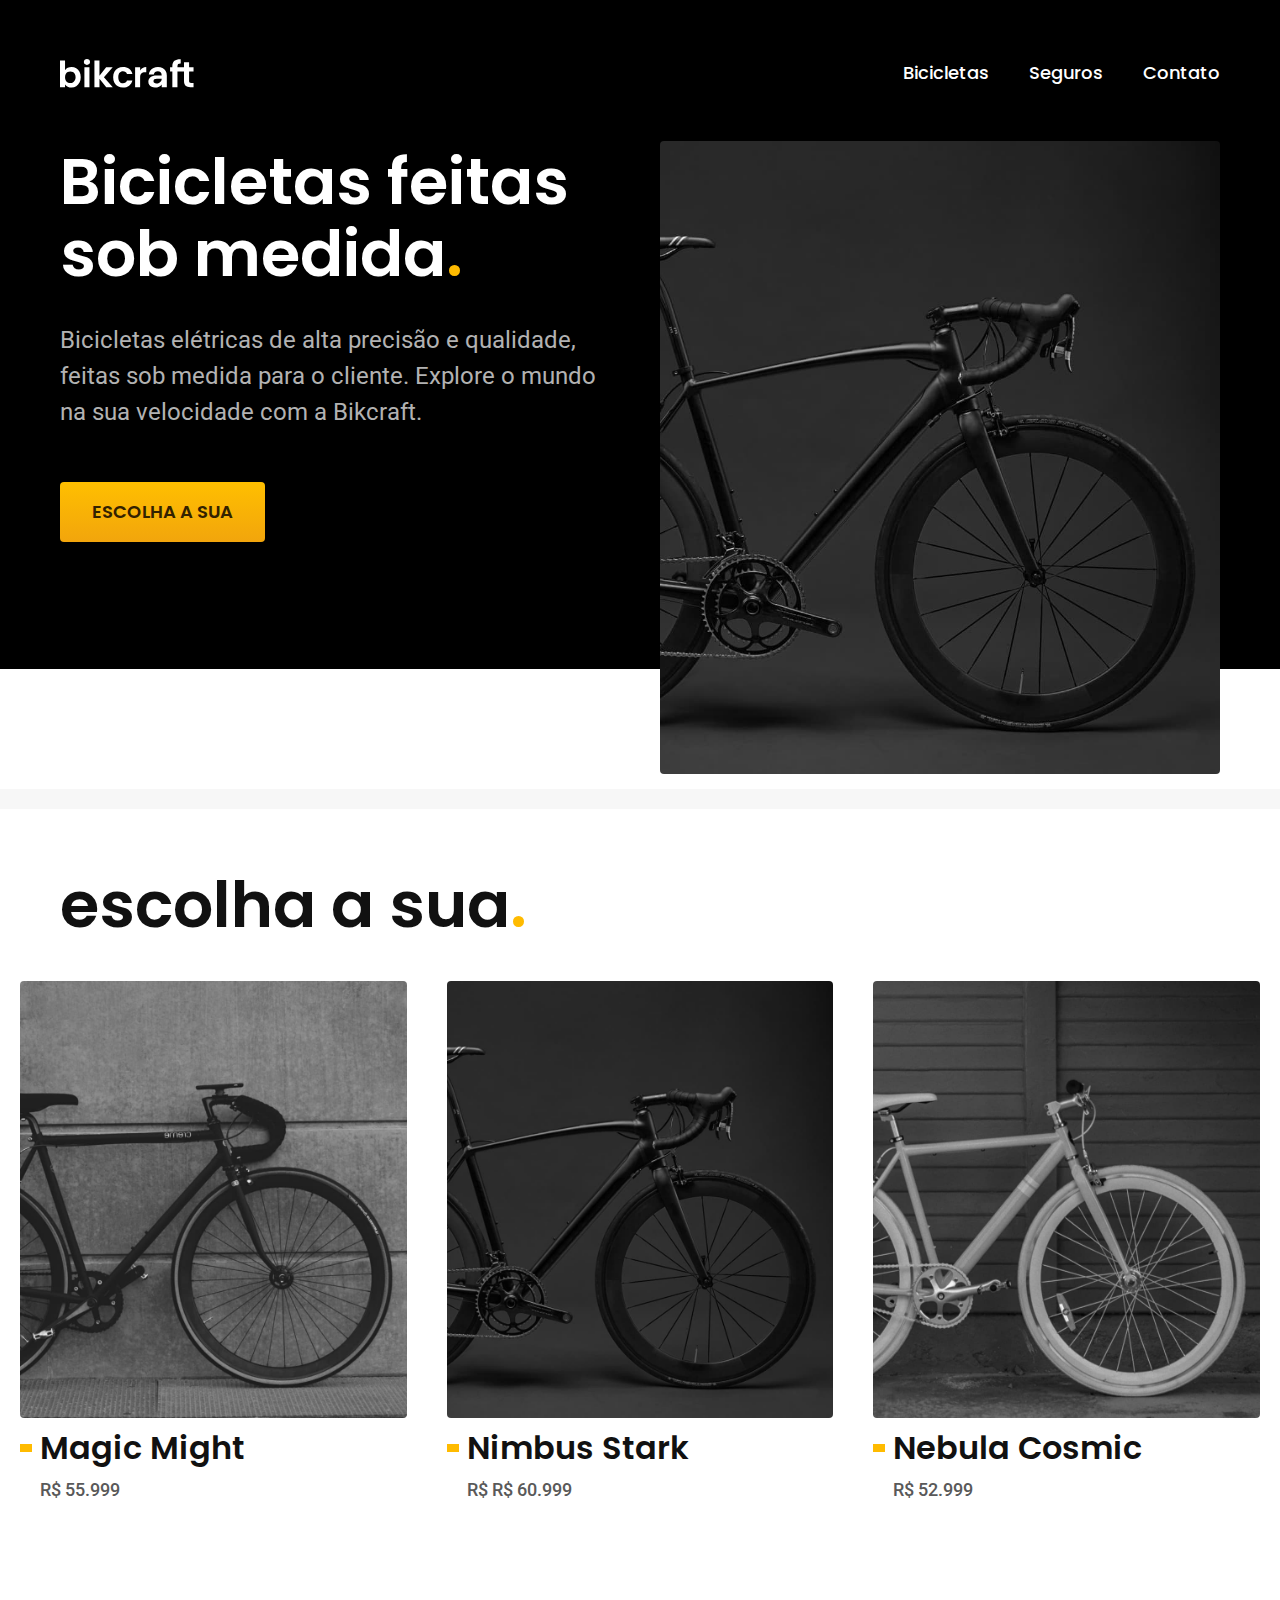
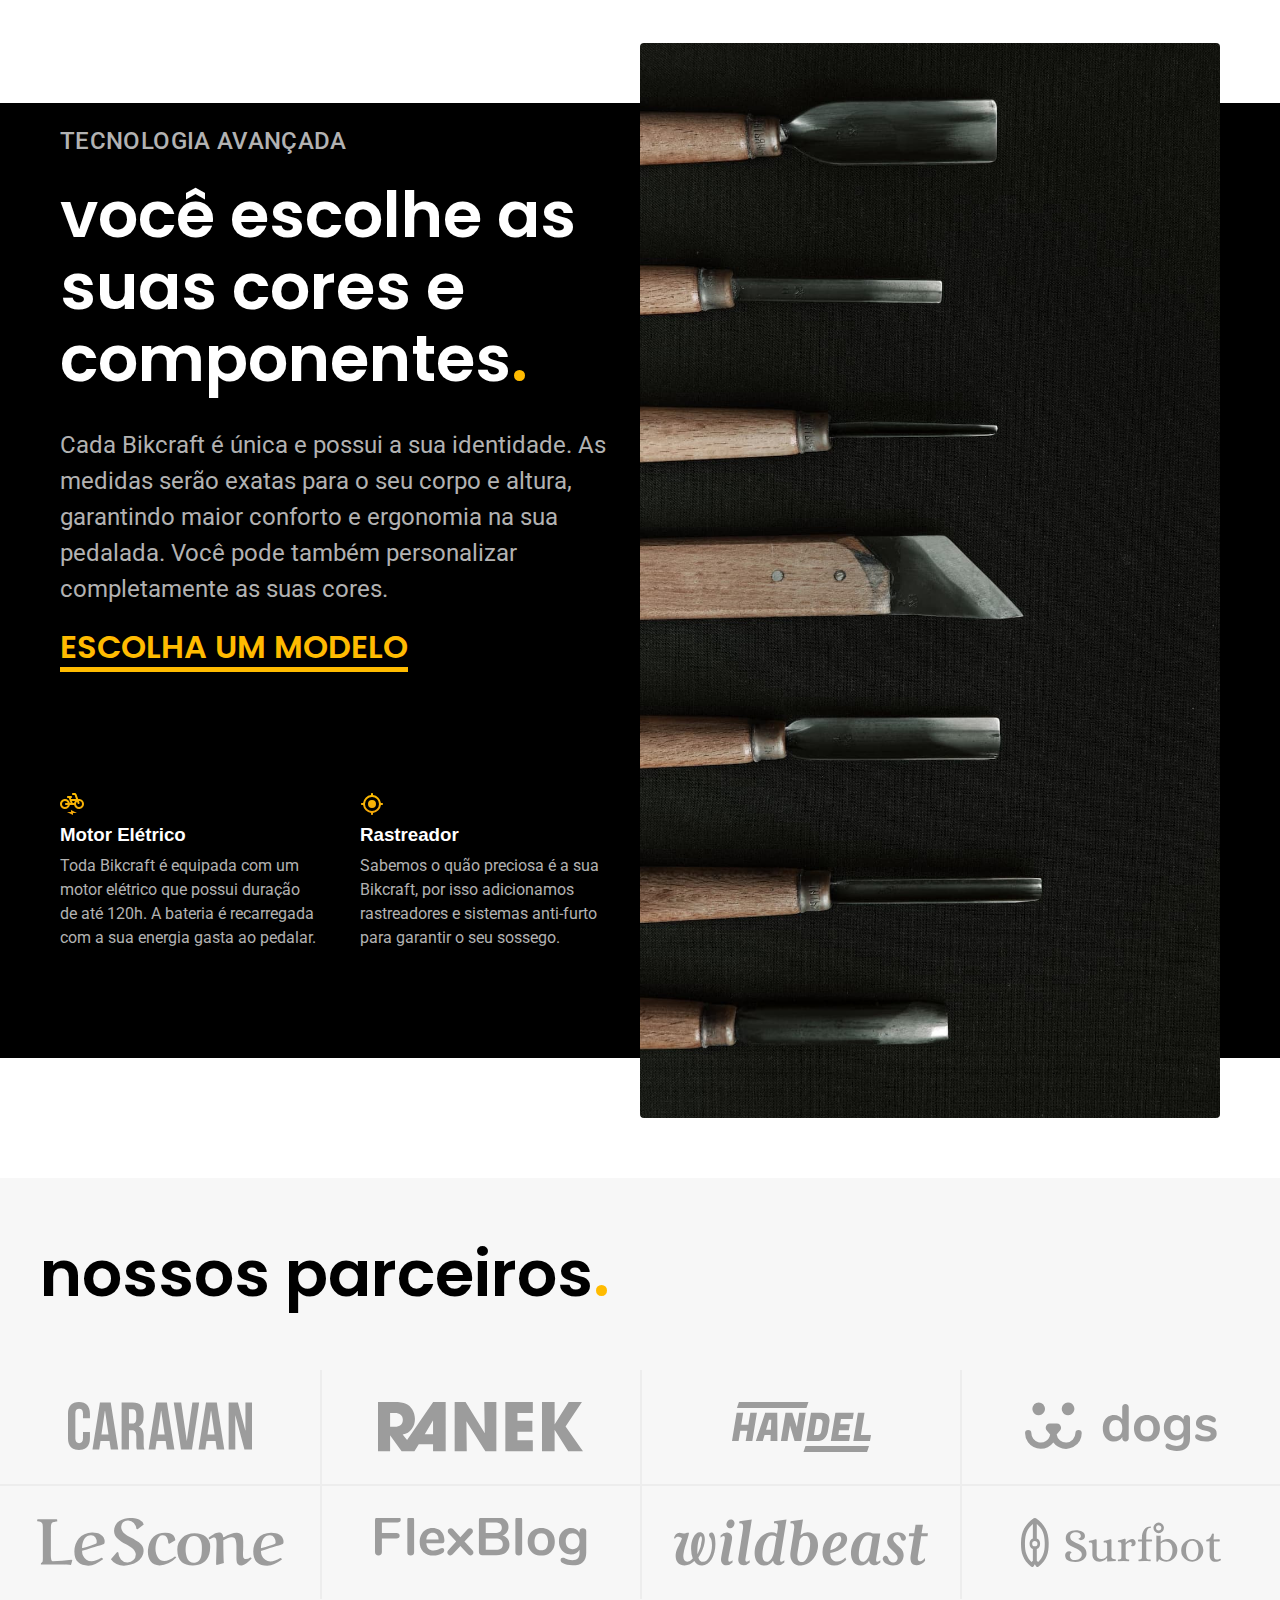
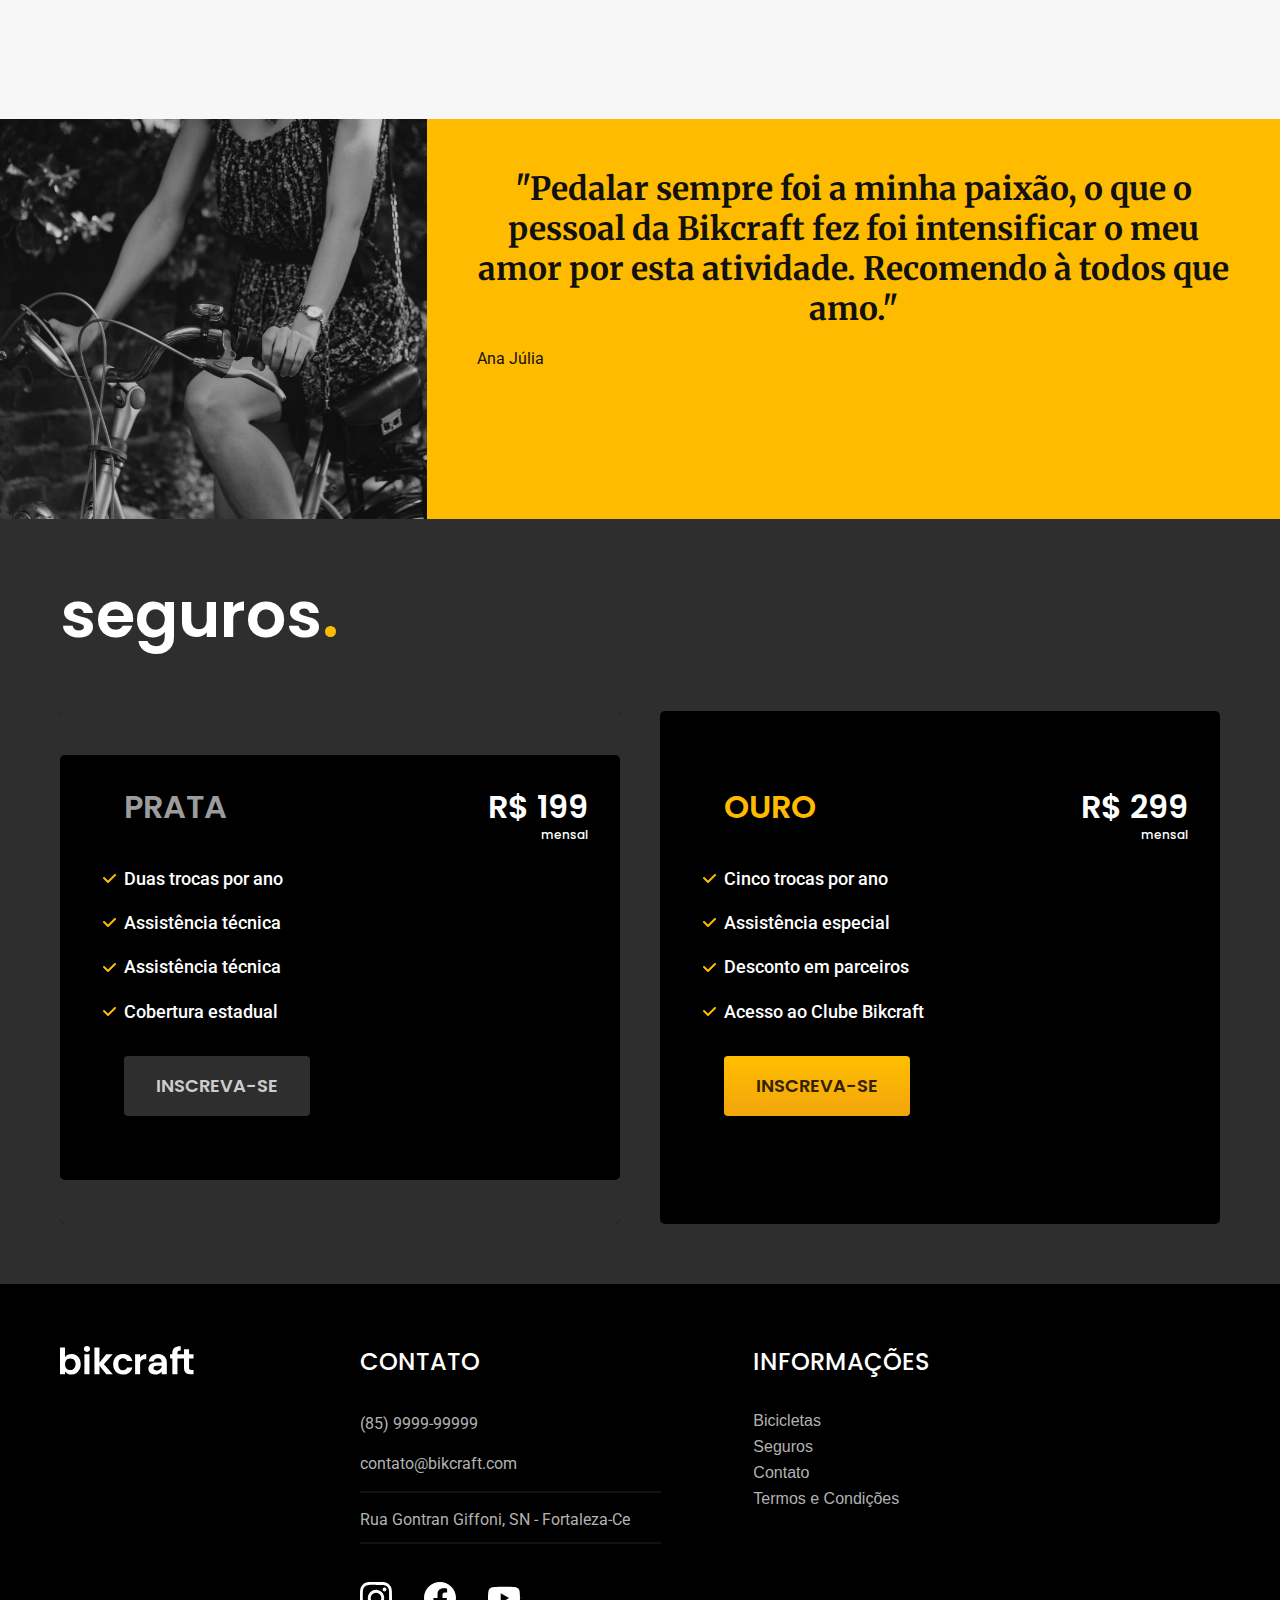
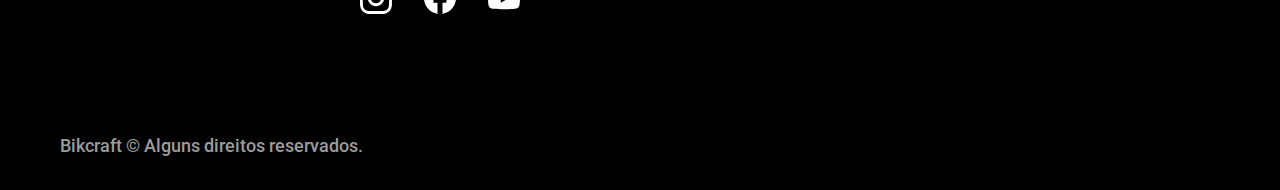
<file: index.html>
<!DOCTYPE html>
<html lang="pt-BR">

<head>
   <meta charset="UTF-8">
   <meta name="viewport" content="width=device-width, initial-scale=1.0">
   <title>Bikcraft - Bicicletas Elétricas</title>
   <meta name="description" content="Bicicletas elétricas de alta precisão e qualidade,  feitas sob medida para o cliente. Explore o mundo na sua velocidade com a Bikcraft.">
   <link rel="shortcut icon" href="./favicon.svg" type="image/svg+xml">
   <link rel="preload" href="./css/style.css" as="style">
   <link rel="stylesheet" href="./css/style.css">
   <link rel="preconnect" href="https://fonts.googleapis.com">
   <link rel="preconnect" href="https://fonts.gstatic.com" crossorigin>
   <link href="https://fonts.googleapis.com/css2?family=Poppins:ital,wght@0,600;1,400&family=Roboto:wght@400;500&display=swap" rel="stylesheet">
   <script>document.documentElement.classList.add('js');</script>
</head>

<body id="index">
   <!-- HEADER -->
   <header class="header-bg">
      <div class="header container">
         <a href="#"><img src="./img/bikcraft.svg" alt="bikcraft"></a>
         <nav class="nav">
            <ul class="header-menu font-1-m">
               <li><a href="./bicicletas.html">Bicicletas</a></li>
               <li><a href="./seguros.html">Seguros</a></li>
               <li><a href="./contato.html">Contato</a></li>
            </ul>
         </nav>
      </div>
   </header>
   <!-- introdução -->
   <main class="introducao-bg fadeInDown">
      <div class="introducao container">
         <div class="introducao-conteudo">
            <h1 class="introducao-titulo font-1-xxl" data-anime="200">
               Bicicletas feitas sob medida<span>.</span>
            </h1>
            <p class="font-2-l" data-anime="400">
               Bicicletas elétricas de alta precisão e qualidade, feitas sob medida para o cliente. Explore o mundo na sua velocidade com a Bikcraft.
            </p>
            <a class="btn" href="./bicicletas.html" data-anime="600">escolha a sua</a>
            <div class="detalhe"><img src="./img/dec/bottom-left.svg" alt="#"></div>
         </div>
         <div class="introducao-img" data-anime="800">
            <img src="./img/bicicletas/nimbus-home.jpg" alt="Bicicleta elétrica preta" width="1200" height="1600">
         </div>
      </div>
   </main>
   <!-- bicicletas lista -->
   <article class="lista-bg fadeInDown" data-anime="400">
      <div class="lista-container">
         <h2 class="lista-titulo font-1-xxl container">escolha a sua<span>.</span></h2>

         <ul class="lista" data-anime="600">
            <li class="lista-item">
               <a href="./bicicletas/magic.html">
                  <div><img src="./img/bicicletas/magic-home.jpg" alt="Magic"></div>
                  <h3 class="font-1-xl">Magic Might</h3>
                  <span class="font-2-m">R$ 55.999</span>
               </a>
            </li>

            <li class="lista-item" data-anime="600">
               <a href="./bicicletas/nimbus.html">
                  <div><img src="./img/bicicletas/nimbus-home.jpg" alt="Nimbus"></div>
                  <h3 class="font-1-xl">Nimbus Stark</h3>
                  <span class="font-2-m">R$ R$ 60.999</span>
               </a>
            </li>

            <li class="lista-item" data-anime="600">
               <a href="./bicicletas/Nebula.html">
                  <div><img src="./img/bicicletas/nebula-home.jpg" alt="Nebula"></div>
                  <h3 class="font-1-xl">Nebula Cosmic</h3>
                  <span class="font-2-m">R$ 52.999</span>
               </a>
            </li>
         </ul>
      </div>
   </article>
   <!-- tecnologia -->
   <section class="tecnologia-bg" aria-label="Bicicletas artezanais com alta tecnologia.">
      <div class="tecnologia-container container fadeInDown" data-anime="400">
         <div class="tecnologia-conteudo">
            <span class="texto2 font-2-l-b">
               Tecnologia Avançada
            </span>
            <h2 class="titulo1 font-1-xxl">
               você escolhe as suas cores e componentes<span>.</span>
            </h2>
            <p class="texto1 font-2-l">
               Cada Bikcraft é única e possui a sua identidade. As medidas serão exatas para o seu corpo e altura, garantindo maior conforto e ergonomia na sua pedalada. Você pode também personalizar completamente as suas cores.
            </p>
            <span class="escolha font-1-xl"><a href="#">ESCOLHA UM MODELO</a></span>
            <div class="escolha-container">
               <div class="escolha-item">
                  <div class="escolha-img">
                     <img src="./img/icones/eletrica.svg" alt="#">
                  </div>
                  <h3 class="titulo2">Motor Elétrico</h3>
                  <p class="texto3 font-2-s">
                     Toda Bikcraft é equipada com um motor elétrico que possui duração de até 120h. A bateria é recarregada com a sua energia gasta ao pedalar.
                  </p>
               </div>

               <div class="escolha-item">
                  <div class="escolha-img">
                     <img src="./img/icones/rastreador.svg" alt="#">
                  </div>
                  <h3 class="titulo2">Rastreador</h3>
                  <p class="texto3 font-2-s">
                     Sabemos o quão preciosa é a sua Bikcraft, por isso adicionamos rastreadores e sistemas anti-furto para garantir o seu sossego.
                  </p>
               </div>
            </div>
         </div>

         <div class="tecnologia-img">
            <img src="./img/fotos/tecnologia.jpg" alt="Nossas bicicletas são feitas de maneira artesanal." width="1200" height="1600">
         </div>
      </div>
   </section>
   <!-- parceiros -->
   <section class="parceiros fadeInDown" aria-label="Nossos Parceiros." data-anime="400">
      <h2 class="parceiros-titulo font-1-xxl">nossos parceiros<span>.</span></h2>

      <ul class="parceiros-lista">
         <li><img src="./img/parceiros/caravan.svg" alt="caravan"></li>
         <li><img src="./img/parceiros/ranek.svg" alt="ranek"></li>
         <li><img src="./img/parceiros/handel.svg" alt="handel"></li>
         <li><img src="./img/parceiros/dogs.svg" alt="dogs"></li>
         <li><img src="./img/parceiros/lescone.svg" alt="lescone"></li>
         <li><img src="./img/parceiros/flexblog.svg" alt="flexblog"></li>
         <li><img src="./img/parceiros/wildbeast.svg" alt="wildbeast"></li>
         <li><img src="./img/parceiros/surfbot.svg" alt="surfbot"></li>
      </ul>
   </section>
   <!-- depoimentos -->
   <section class="depoimento fadeInDown" aria-label="Depoimento." data-anime="400">
      <div class="depoimento-imagem">
         <img src="./img/fotos/depoimento.jpg" alt="Garota falando sobre a experiência de ter uma bikcraft.">
      </div>

      <div class="depoimento-texto">
         <div>
            <p>"Pedalar sempre foi a minha paixão, o que o pessoal da Bikcraft fez foi intensificar o meu amor por esta atividade. Recomendo à todos que amo."
            </p>
            <span>Ana Júlia</span>
         </div>
      </div>
      </div>
   </section>
   <!-- seguros -->
   <article class="seguros-bg fadeInDown" aria-label="Seguros" data-anime="600">

      <h2 class="titulo font-1-xxl container">seguros<span>.</span></h2>

      <div class="container seguros-container">
         <div class="prata seguros-tipo">
            <h3 class="font-1-xl">Prata</h3>
            <span class="seguros-tag-preco font-1-xl">R$ 199 <span class="font-1-xs">mensal</span></span>
            <ul class="seguros-lista font-2-m">
               <li>Duas trocas por ano</li>
               <li>Assistência técnica</li>
               <li>Assistência técnica</li>
               <li>Cobertura estadual</li>
            </ul>

            <a class="prata-btn btn" href="#">INSCREVA-SE</a>
         </div>

         <div class="ouro seguros-tipo">
            <h3 class="font-1-xl">ouro</h3>
            <span class="seguros-tag-preco font-1-xl">R$ 299 <span class="font-1-xs">mensal</span></span>
            <ul class="seguros-lista font-2-m">
               <li>Cinco trocas por ano</li>
               <li>Assistência especial</li>
               <li>Desconto em parceiros</li>
               <li>Acesso ao Clube Bikcraft</li>
            </ul>

            <a class="btn" href="#">INSCREVA-SE</a>
         </div>
      </div>
   </article>
   <!-- footer -->
   <footer class="footer-bg">
      <div class="container" id="footer-container" style="color: aliceblue;">
         <div class="footer-logo">
            <img src="./img/bikcraft.svg" alt="">
         </div>

         <div class="footer-contato font-2-s">
            <h2 class="font-1-l">contato</h2>
            <ul>
               <li>
                  <a href="tel:+5585999999999">(85) 9999-99999</a>
               </li>
               <li>
                  <a href="mailto:"></a>
               </li>
               <li>
                  <a href="mailto:email@provedor.com.br?subject=Assunto do email&cc=copia@provedor.com.br&bcc=copiaoculta@provedor.com.br&body=Conteúdo do email que será preenchido automaticamente">contato@bikcraft.com</a>
               </li>
            </ul>

            <span>Rua Gontran Giffoni, SN - Fortaleza-Ce</span>

            <ul class="footer-redes">
               <li>
                  <a href="#"><img src="./img/redes/instagram.svg" alt="instagram"></a>
               </li>
               <li>
                  <a href="#"><img src="./img/redes/facebook.svg" alt="facebook"></a>
               </li>
               <li>
                  <a href="#"><img src="./img/redes/youtube.svg" alt="youtube"></a>
               </li>
            </ul>

         </div>

         <div class="footer-informacoes">
            <h2 class="font-1-l">Informações</h2>

            <ul>
               <li><a href="./bicicletas.html">Bicicletas</a></li>
               <li><a href="./seguros.html">Seguros</a></li>
               <li><a href="./contato.html">Contato</a></li>
               <li><a href="./termos.html">Termos e Condições</a></li>
            </ul>
         </div>

         <span class="copy font-2-m">Bikcraft © Alguns direitos reservados.</span>
      </div>
   </footer>

   <script src="./plugins/simple-anime.js"></script>
   <script src="./js/script.js"></script>
</body>

</html>
</file>
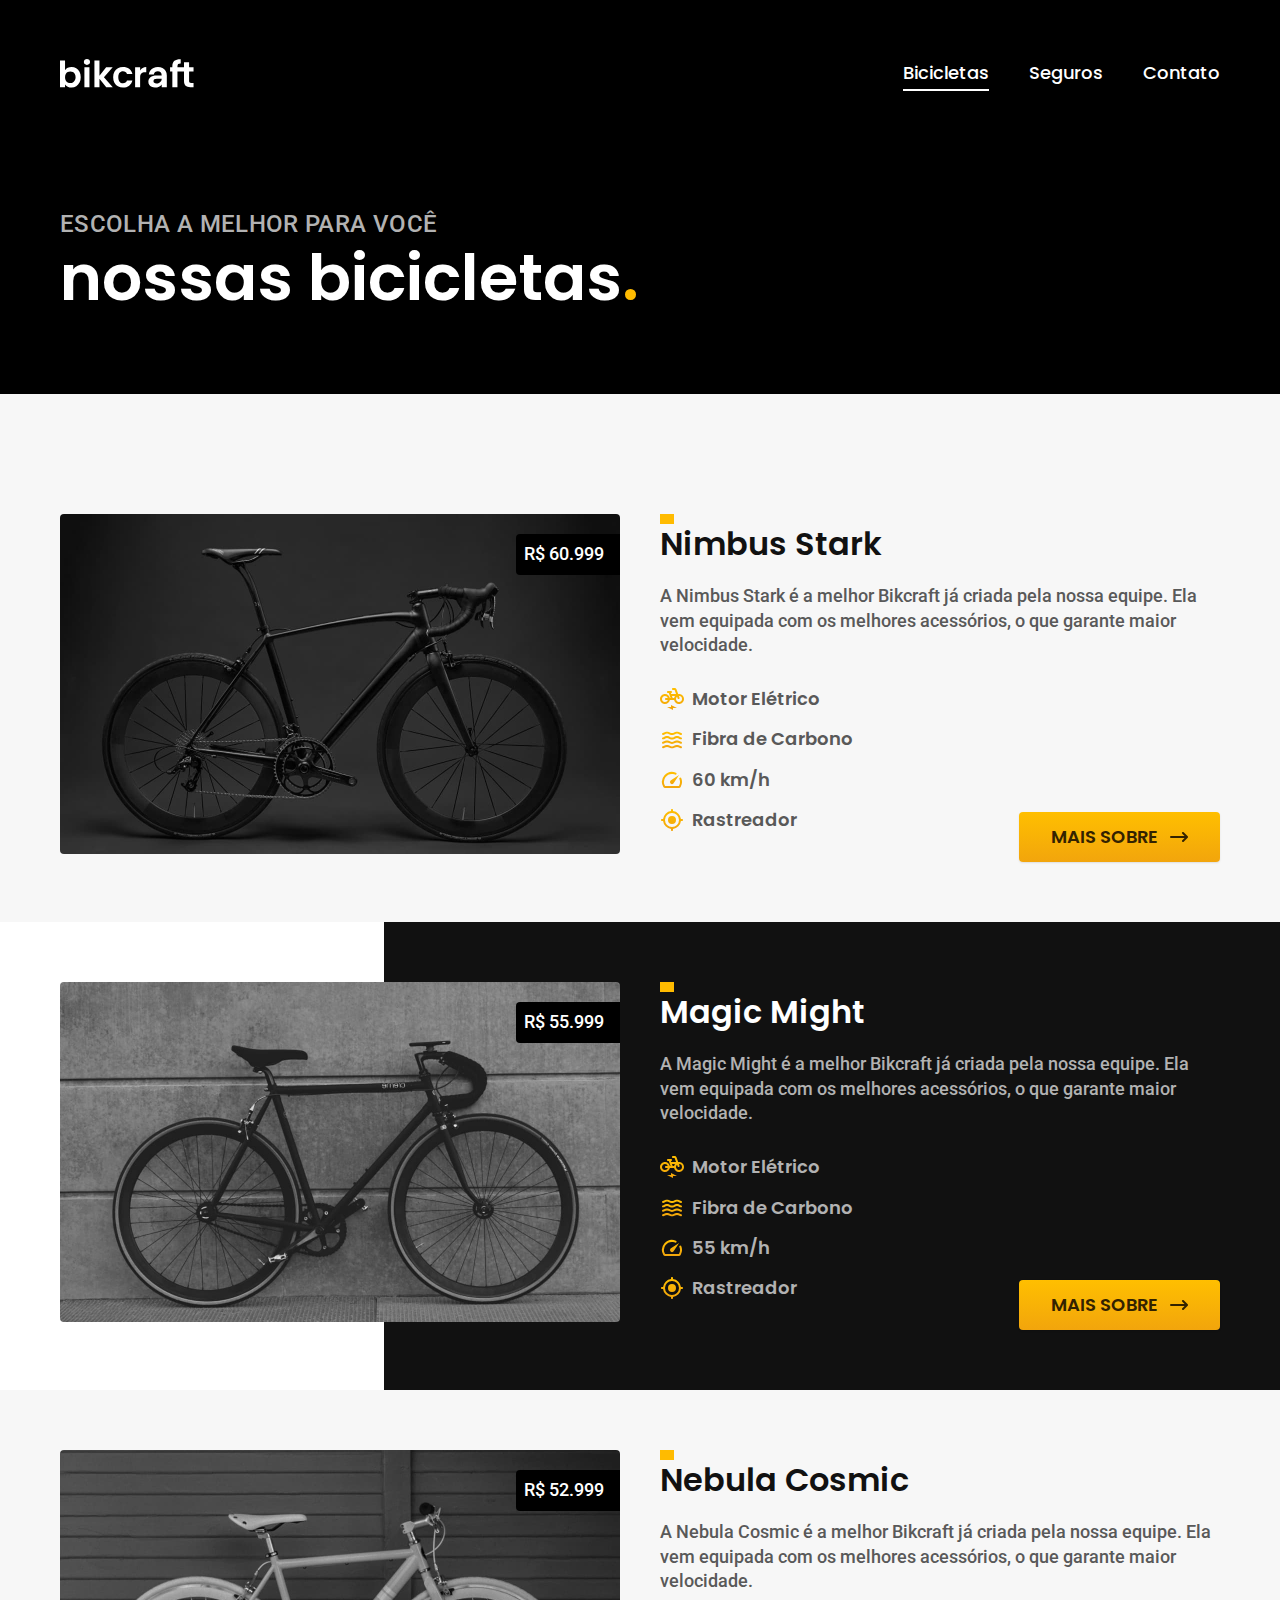
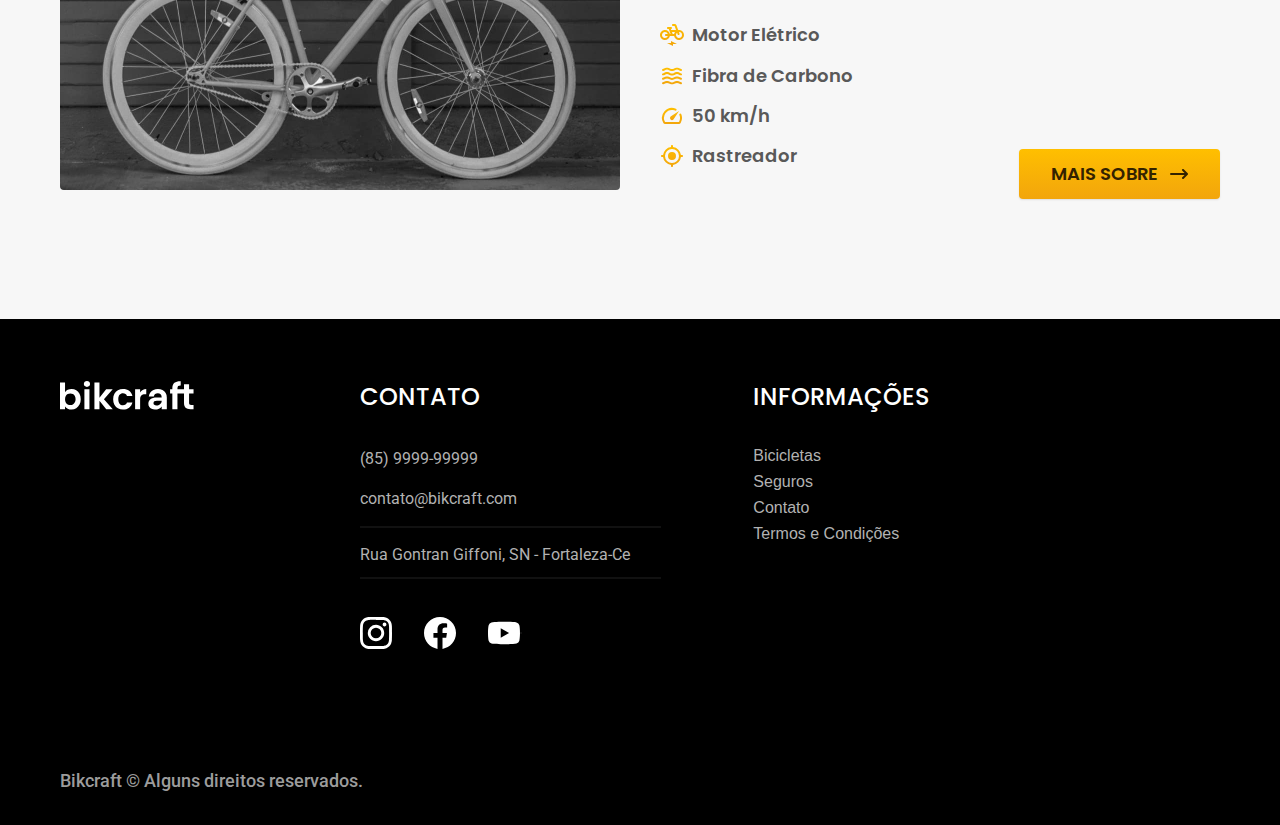
<file: bicicletas.html>
<!DOCTYPE html>
<html lang="pt-BR">

<head>
   <meta charset="UTF-8">
   <meta name="viewport" content="width=device-width, initial-scale=1.0">
   <title>Bicicletas | Bikcraft</title>
   <meta name="description" content="Bicicletas elétricas de alta precisão e qualidade,  feitas sob medida para o cliente. Explore o mundo na sua velocidade com a Bikcraft.">
   <link rel="shortcut icon" href="./favicon.svg" type="image/svg+xml">
   <link rel="preload" href="./css/style.css" as="style">
   <link rel="stylesheet" href="./css/style.css">
   <link rel="preconnect" href="https://fonts.googleapis.com">
   <link rel="preconnect" href="https://fonts.gstatic.com" crossorigin>
   <link href="https://fonts.googleapis.com/css2?family=Poppins:ital,wght@0,600;1,400&family=Roboto:wght@400;500&display=swap" rel="stylesheet">
   <script>document.documentElement.classList.add('js');</script>
</head>

<body id="bicicletas" class="fadeInDown" data-anime="400">
   <!-- HEADER -->
   <header class="header-bg">
      <div class="header container">
         <a href="./index.html"><img src="./img/bikcraft.svg" alt="bikcraft"></a>
         <nav class="nav">
            <ul class="header-menu font-1-m">
               <li><a href="./bicicletas.html">Bicicletas</a></li>
               <li><a href="./seguros.html">Seguros</a></li>
               <li><a href="./contato.html">Contato</a></li>
            </ul>
         </nav>
      </div>
   </header>

   <div class="header-interno-bg">
      <div class="header-interno container">
         <p class="font-2-l-b">Escolha a melhor para você</p>
         <h2 class="font-1-xxl">nossas bicicletas<span>.</span></h2>
      </div>
   </div>

   <!-- main -->
   <main>
      <section aria-label="As melhores e mais tecnologicas bicicletas.">

         <div class="bicicleta-box bicicleta-wp">
            <div class="bicicleta-box-img">
               <img src="./img/bicicletas/nimbus.jpg" alt="Nebula">
               <span class="preco-bik font-2-m">R$ 60.999</span>
            </div>

            <div class="bicicleta-box-conteudo">
               <h2 class="font-1-xl">Nimbus Stark</h2>
               <p class="font-2-m">A Nimbus Stark é a melhor Bikcraft já criada pela nossa equipe. Ela vem equipada com os melhores acessórios, o que garante maior velocidade.</p>
               <div class="bicicleta-box-vantagens">
                  <ul class="font-1-m-b">
                     <li>
                        <img src="./img/icones/eletrica.svg" alt="">
                        Motor Elétrico
                     </li>
                     <li>
                        <img src="./img/icones/carbono.svg" alt="">
                        Fibra de Carbono
                     </li>
                     <li>
                        <img src="./img/icones/velocidade.svg" alt="">
                        60 km/h
                     </li>
                     <li>
                        <img src="./img/icones/rastreador.svg" alt="">
                        Rastreador
                     </li>
                  </ul>
                  <a class="bicicleta-box-botao font-1-m-b" href="./bicicletas/nimbus.html">
                     MAIS SOBRE
                  </a>
               </div>
            </div>
         </div>

         <div id="bicicleta-bg">
            <div class="bicicleta-box bicicleta-wp">
               <div class="bicicleta-box-img">
                  <img src="./img/bicicletas/magic.jpg" alt="Magic Might">
                  <span class="preco-bik font-2-m">R$ 55.999</span>
               </div>
               <div class="bicicleta-box-conteudo">
                  <h2 class="font-1-xl">Magic Might</h2>
                  <p class="font-2-m">A Magic Might é a melhor Bikcraft já criada pela nossa equipe. Ela vem equipada com os melhores acessórios, o que garante maior velocidade.</p>
                  <div class="bicicleta-box-vantagens">
                     <ul class="font-1-m-b">
                        <li>
                           <img src="./img/icones/eletrica.svg" alt="">
                           Motor Elétrico
                        </li>
                        <li>
                           <img src="./img/icones/carbono.svg" alt="">
                           Fibra de Carbono
                        </li>
                        <li>
                           <img src="./img/icones/velocidade.svg" alt="">
                           55 km/h
                        </li>
                        <li>
                           <img src="./img/icones/rastreador.svg" alt="">
                           Rastreador
                        </li>
                     </ul>
                     <a class="bicicleta-box-botao font-1-m-b" href="./bicicletas/magic.html">
                        MAIS SOBRE
                     </a>
                  </div>
               </div>
            </div>
         </div>

         <div class="bicicleta-box bicicleta-wp">
            <div class="bicicleta-box-img">
               <img src="./img/bicicletas/nebula.jpg" alt="Nebula">
               <span class="preco-bik font-2-m">R$ 52.999</span>
            </div>

            <div class="bicicleta-box-conteudo">
               <h2 class="font-1-xl">Nebula Cosmic</h2>
               <p class="font-2-m">A Nebula Cosmic é a melhor Bikcraft já criada pela nossa equipe. Ela vem equipada com os melhores acessórios, o que garante maior velocidade.</p>
               <div class="bicicleta-box-vantagens">
                  <ul class="font-1-m-b">
                     <li>
                        <img src="./img/icones/eletrica.svg" alt="">
                        Motor Elétrico
                     </li>
                     <li>
                        <img src="./img/icones/carbono.svg" alt="">
                        Fibra de Carbono
                     </li>
                     <li>
                        <img src="./img/icones/velocidade.svg" alt="">
                        50 km/h
                     </li>
                     <li>
                        <img src="./img/icones/rastreador.svg" alt="">
                        Rastreador
                     </li>
                  </ul>
                  <a class="bicicleta-box-botao font-1-m-b" href="./bicicletas/Nebula.html">
                     MAIS SOBRE
                  </a>
               </div>
            </div>
         </div>
      </section>
   </main>
   <!-- footer -->
   <footer class="footer-bg heigth-footer">
      <div class="container" id="footer-container" style="color: aliceblue;">
         <div class="footer-logo">
            <img src="./img/bikcraft.svg" alt="">
         </div>

         <div class="footer-contato font-2-s">
            <h2 class="font-1-l">contato</h2>
            <ul>
               <li>
                  <a href="tel:+5585999999999">(85) 9999-99999</a>
               </li>
               <li>
                  <a href="mailto:"></a>
               </li>
               <li>
                  <a href="mailto:email@provedor.com.br?subject=Assunto do email&cc=copia@provedor.com.br&bcc=copiaoculta@provedor.com.br&body=Conteúdo do email que será preenchido automaticamente">contato@bikcraft.com</a>
               </li>
            </ul>

            <span>Rua Gontran Giffoni, SN - Fortaleza-Ce</span>

            <ul class="footer-redes">
               <li>
                  <a href="#"><img src="./img/redes/instagram.svg" alt="instagram"></a>
               </li>
               <li>
                  <a href="#"><img src="./img/redes/facebook.svg" alt="facebook"></a>
               </li>
               <li>
                  <a href="#"><img src="./img/redes/youtube.svg" alt="youtube"></a>
               </li>
            </ul>

         </div>

         <div class="footer-informacoes">
            <h2 class="font-1-l">Informações</h2>

            <ul>
               <li><a href="./bicicletas.html">Bicicletas</a></li>
               <li><a href="./seguros.html">Seguros</a></li>
               <li><a href="./contato.html">Contato</a></li>
               <li><a href="./termos.html">Termos e Condições</a></li>
            </ul>
         </div>

         <span class="copy font-2-m">Bikcraft © Alguns direitos reservados.</span>
      </div>
   </footer>

   <script src="./plugins/simple-anime.js"></script>
   <script src="./js/script.js"></script>
</body>

</html>
</file>
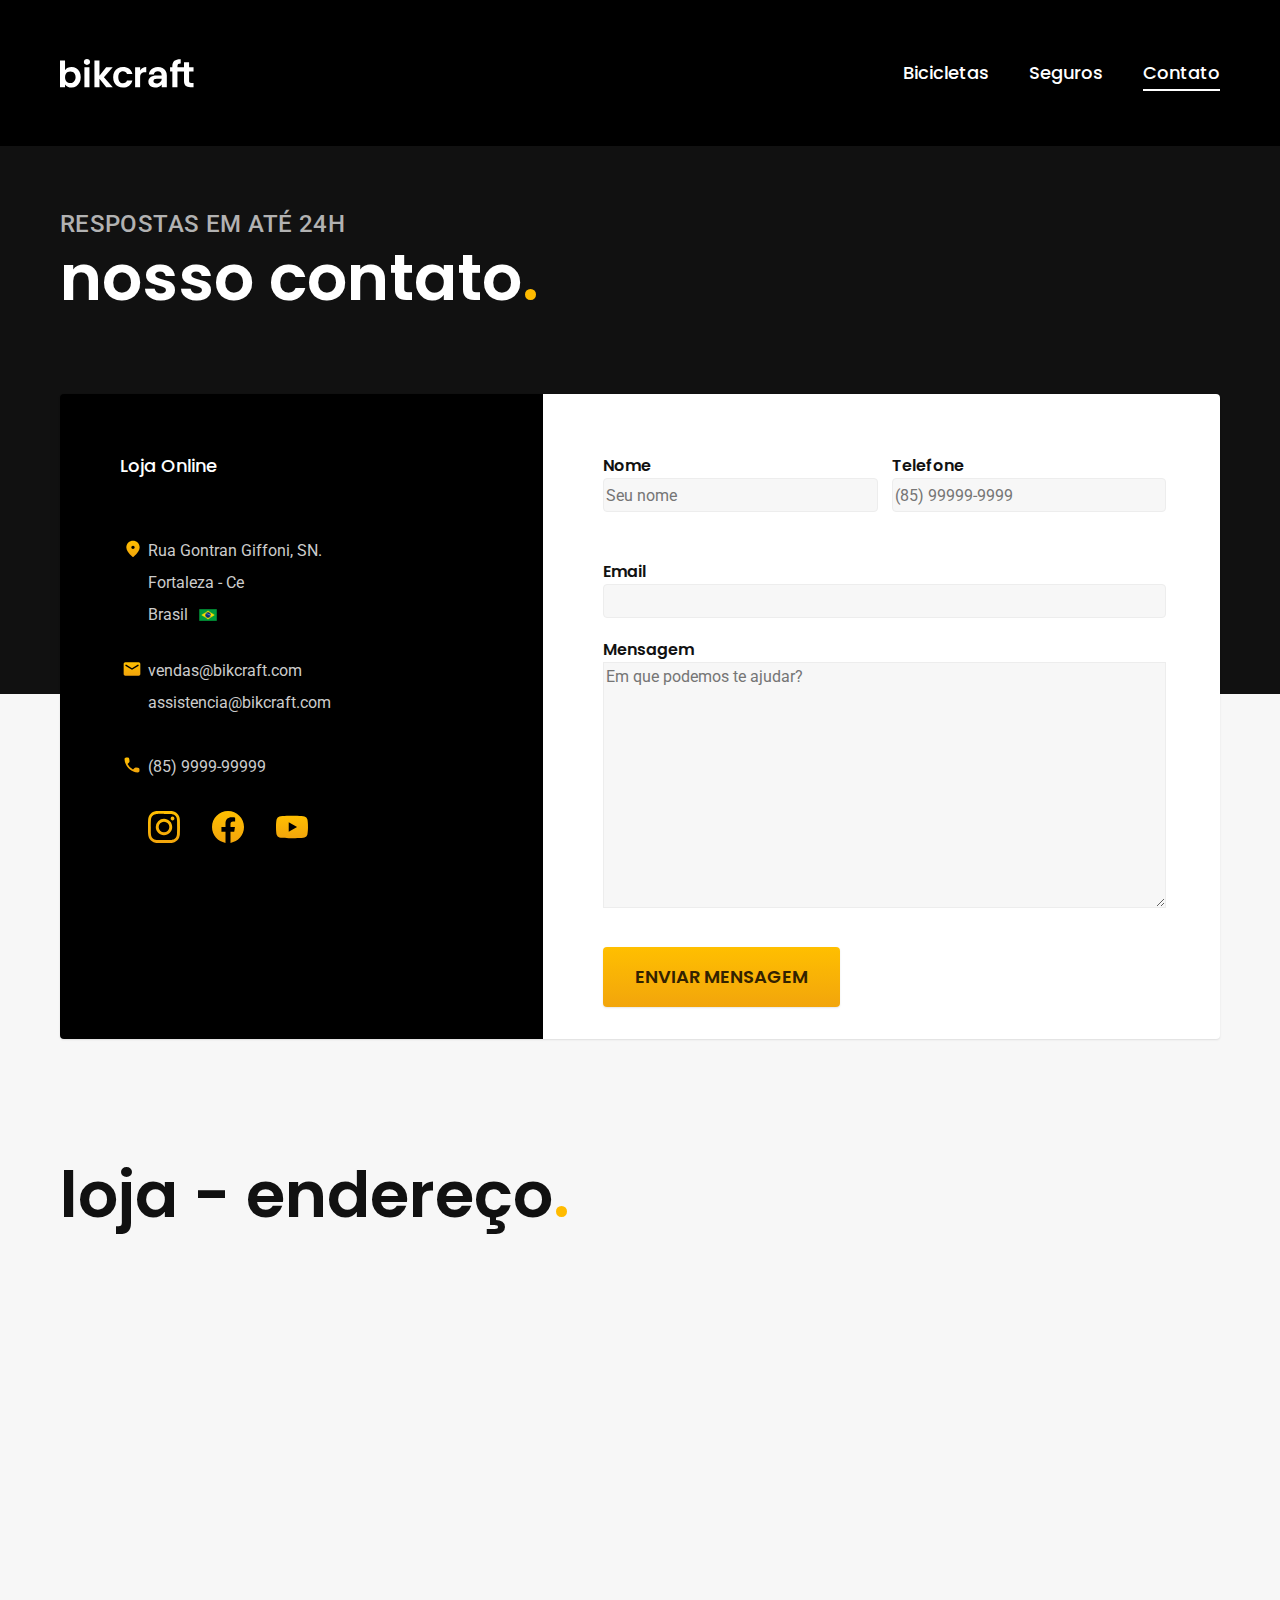
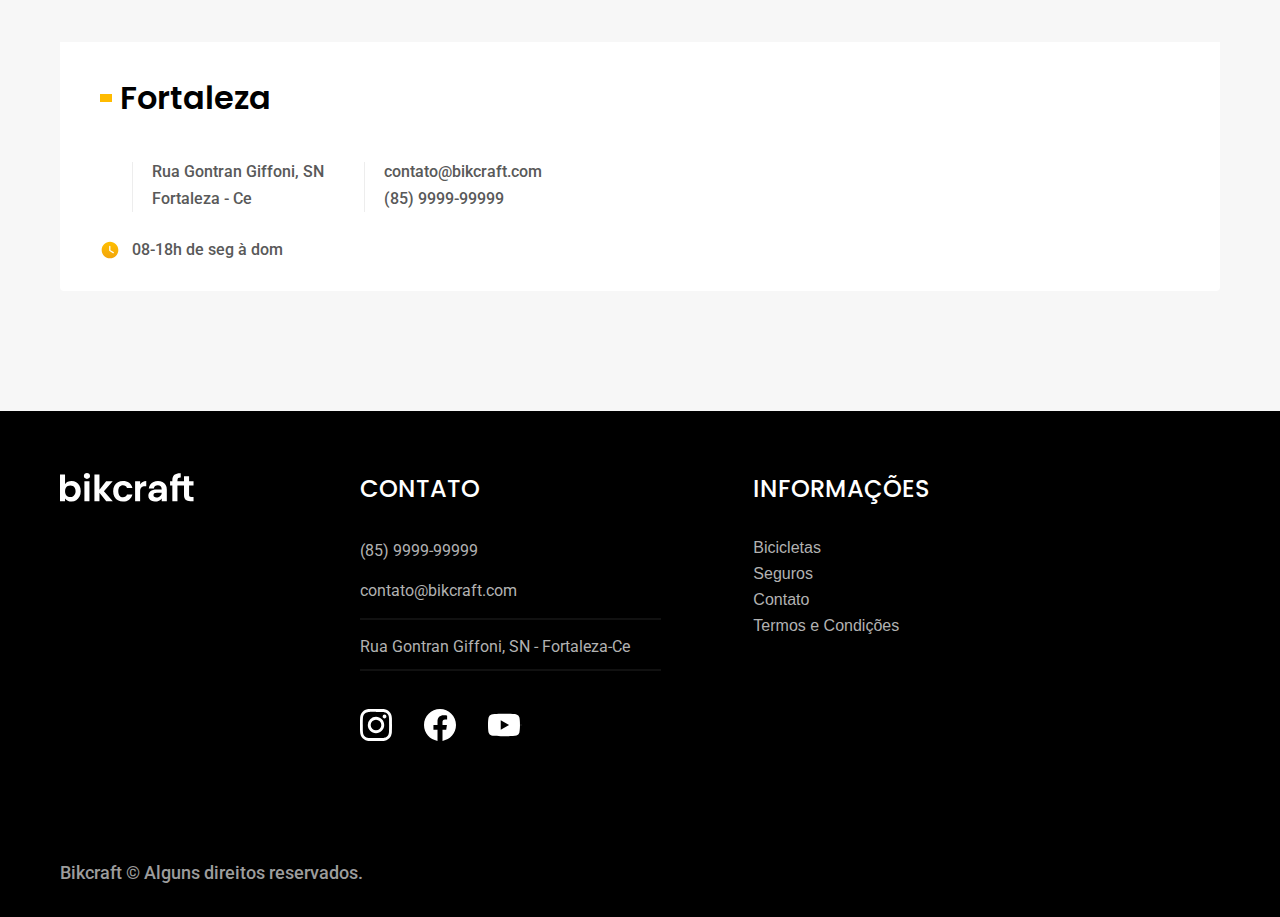
<file: contato.html>
<!DOCTYPE html>
<html lang="pt-br">

<head>
   <meta charset="UTF-8">
   <meta name="viewport" content="width=device-width, initial-scale=1.0">
   <title>Bikcraft - Termos e Condições</title>
   <meta name="description" content="Bicicletas elétricas de alta precisão e qualidade,  feitas sob medida para o cliente. Explore o mundo na sua velocidade com a Bikcraft.">
   <link rel="shortcut icon" href="./favicon.svg" type="image/svg+xml">
   <link rel="preload" href="./css/style.css" as="style">
   <link rel="stylesheet" href="./css/style.css">
   <link rel="preconnect" href="https://fonts.googleapis.com">
   <link rel="preconnect" href="https://fonts.gstatic.com" crossorigin>
   <link href="https://fonts.googleapis.com/css2?family=Poppins:ital,wght@0,600;1,400&family=Roboto:wght@400;500&display=swap" rel="stylesheet">
   <script>document.documentElement.classList.add('js');</script>
</head>

<body id="contato" class="fadeInDown" data-anime="400">
   <header class="header-bg">
      <div class="header container">
         <a href="./index.html"><img src="./img/bikcraft.svg" alt="bikcraft"></a>
         <nav class="nav">
            <ul class="header-menu font-1-m">
               <li><a href="./bicicletas.html">Bicicletas</a></li>
               <li><a href="./seguros.html">Seguros</a></li>
               <li><a href="./contato.html">Contato</a></li>
            </ul>
         </nav>
      </div>
   </header>

   <div class="header-interno-bg">
      <div class="header-interno container">
         <span class="font-2-l-b">RESPOSTAS EM ATÉ 24H</span>
         <h2 class="font-1-xxl">nosso contato<span>.</span></h2>
      </div>
   </div>

   <main class="contato-bg">
      <section class="contato-container container">
         <div class="loja">
            <h2 class="font-1-m">Loja Online</h2>

            <ul class="loja-endereco font-2-s">
               <li>Rua Gontran Giffoni, SN.</li>
               <li>Fortaleza - Ce</li>
               <li>Brasil <img src="./img/icones/brasil.png" alt=""></li>
            </ul>

            <address class="loja-contato font-2-s">
               <div class="loja-email">
                  <img src="./img/icones/email.svg" alt="">
                  <div>
                     <a href="mailto:vendas@bikcraft.com?subject=Assunto do email&cc=copia@provedor.com.br&bcc=copiaoculta@provedor.com.br&body=Conteúdo do email que será preenchido automaticamente">vendas@bikcraft.com
                     </a>
                     <a href="mailto:assistencia@bikcraft.com?subject=Assunto do email&cc=copia@provedor.com.br&bcc=copiaoculta@provedor.com.br&body=Conteúdo do email que será preenchido automaticamente">assistencia@bikcraft.com</a>
                  </div>
               </div>
               <div class="loja-img">
                  <img src="./img/icones/telefone.svg" alt="">
                  <a class="telefone" href="tel:+5585999999999">(85) 9999-99999</a>
               </div>
            </address>

            <ul class="footer-redes contato-redes">
               <li>
                  <a href="#"><img src="./img/redes/instagram-p.svg" alt="instagram"></a>
               </li>
               <li>
                  <a href="#"><img src="./img/redes/facebook-p.svg" alt="facebook"></a>
               </li>
               <li>
                  <a href="#"><img src="./img/redes/youtube-p.svg" alt="youtube"></a>
               </li>
            </ul>
         </div>

         <div class="dados-contato">
            <form class="font-1-s" action="" method="post">
               <div class="form-container">
                  <div>
                     <label for="nome">Nome</label>
                     <input type="text" placeholder="Seu nome" id="nome">
                  </div>
                  <div>
                     <label for="telefone">Telefone</label>
                     <input type="number" placeholder="(85) 99999-9999" id="telefone">
                  </div>
               </div>

               <label for="email">Email</label>
               <input type="email" name="email" id="email">
               <label for="mensagem">Mensagem</label>
               <textarea name="mensagem" id="mensagem" cols="30" rows="10" placeholder="Em que podemos te ajudar?"></textarea>

               <button class="btn" type="submit">ENVIAR MENSAGEM</button>
            </form>
         </div>
      </section>
   </main>

   <article class="local container">
      <h2 class="font-1-xxl">loja - endereço<span>.</span></h2>
      <div class="map-responsive">
         <iframe src="https://www.google.com/maps/embed?pb=!1m18!1m12!1m3!1d3981.1929209479827!2d-38.49467322476632!3d-3.768156643376199!2m3!1f0!2f0!3f0!3m2!1i1024!2i768!4f13.1!3m3!1m2!1s0x7c748acc14ef853%3A0xfd14ac50cf26d65c!2sRua%20Gontran%20Giffoni%20-%20Messejana%2C%20Fortaleza%20-%20CE%2C%2060810-220!5e0!3m2!1spt-BR!2sbr!4v1706463212091!5m2!1spt-BR!2sbr" width="600" height="450" style="border:0;" allowfullscreen="" loading="lazy" referrerpolicy="no-referrer-when-downgrade"></iframe>
      </div>

      <div class="local-endereco">
         <h3>Fortaleza</h3>
         <ul class="local-lista">

            <li class="local-detalhe">
               <a href="https://www.google.com/maps/place/Rua+Gontran+Giffoni+-+Messejana,+Fortaleza+-+CE,+60810-220/@-3.768141,-38.491706,16z/data=!4m6!3m5!1s0x7c748acc14ef853:0xfd14ac50cf26d65c!8m2!3d-3.768162!4d-38.4920983!16s%2Fg%2F1ymv_jssm?hl=pt-BR&entry=ttu">
                  Rua Gontran Giffoni, SN
               </a>
            </li>

            <li class="local-detalhe">
               <a href="mailto:contato@bikcraft.com?subject=Assunto do email&cc=copia@provedor.com.br&bcc=copiaoculta@provedor.com.br&body=Conteúdo do email que será preenchido automaticamente">
                  contato@bikcraft.com
               </a>
            </li>

            <li>
               Fortaleza - Ce
            </li>

            <li>
               <a href="tel:+5585999999999">(85) 9999-99999</a>
            </li>
         </ul>
         <span>08-18h de seg à dom</span>
      </div>
   </article>

   <footer class="footer-bg">
      <div class="container" id="footer-container" style="color: aliceblue;">
         <div class="footer-logo">
            <img src="./img/bikcraft.svg" alt="">
         </div>

         <div class="footer-contato font-2-s">
            <h2 class="font-1-l">contato</h2>
            <ul>
               <li>
                  <a href="tel:+5585999999999">(85) 9999-99999</a>
               </li>
               <li>
                  <a href="mailto:"></a>
               </li>
               <li>
                  <a href="mailto:contato@bikcraft.com?subject=Assunto do email&cc=copia@provedor.com.br&bcc=copiaoculta@provedor.com.br&body=Conteúdo do email que será preenchido automaticamente">contato@bikcraft.com</a>
               </li>
            </ul>

            <span>Rua Gontran Giffoni, SN - Fortaleza-Ce</span>

            <ul class="footer-redes">
               <li>
                  <a href="#"><img src="./img/redes/instagram.svg" alt="instagram"></a>
               </li>
               <li>
                  <a href="#"><img src="./img/redes/facebook.svg" alt="facebook"></a>
               </li>
               <li>
                  <a href="#"><img src="./img/redes/youtube.svg" alt="youtube"></a>
               </li>
            </ul>

         </div>

         <div class="footer-informacoes">
            <h2 class="font-1-l">Informações</h2>

            <ul>
               <li><a href="./bicicletas.html">Bicicletas</a></li>
               <li><a href="./seguros.html">Seguros</a></li>
               <li><a href="./contato.html">Contato</a></li>
               <li><a href="./termos.html">Termos e Condições</a></li>
            </ul>
         </div>

         <span class="copy font-2-m">Bikcraft © Alguns direitos reservados.</span>
      </div>
   </footer>
   <script src="./plugins/simple-anime.js"></script>
   <script src="./js/script.js"></script>
</body>

</html>
</file>
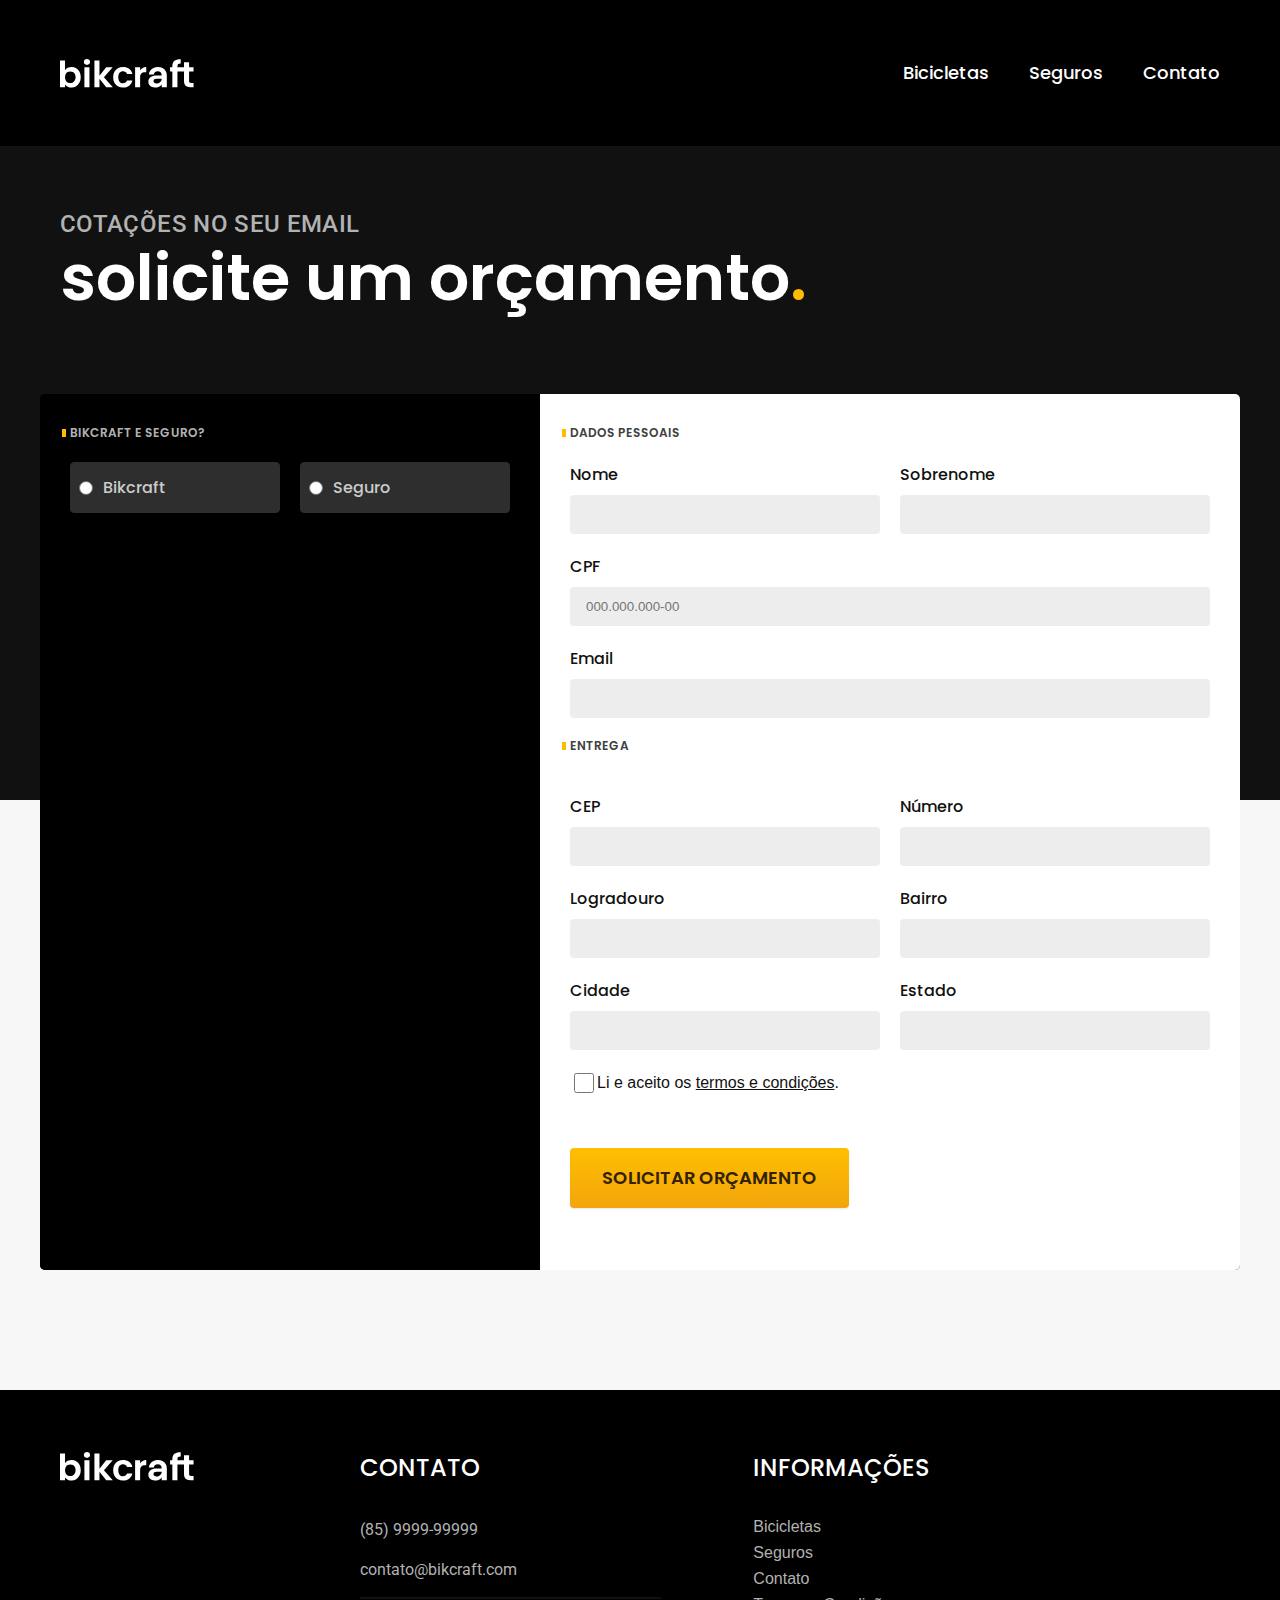
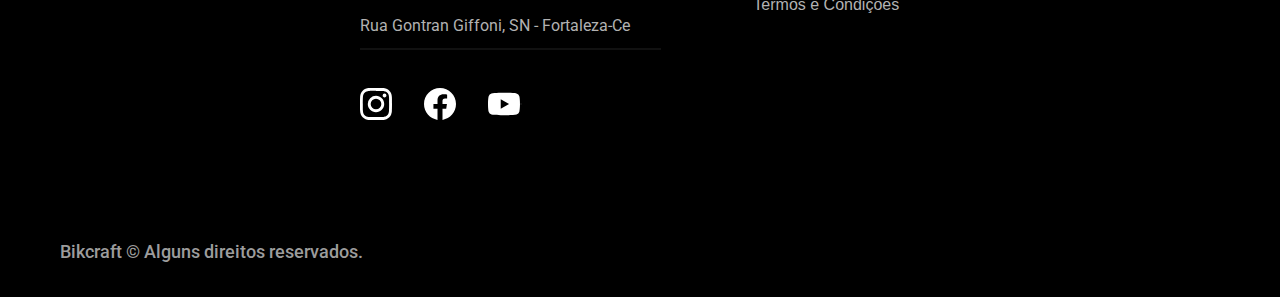
<file: orcamento.html>
<!DOCTYPE html>
<html lang="pt-br">

<head>
   <meta charset="UTF-8">
   <meta name="viewport" content="width=device-width, initial-scale=1.0">
   <title>Orçamento | Bikcraft</title>
   <meta name="description" content="Bicicletas elétricas de alta precisão e qualidade,  feitas sob medida para o cliente. Explore o mundo na sua velocidade com a Bikcraft.">
   <link rel="shortcut icon" href="./favicon.svg" type="image/svg+xml">
   <link rel="preload" href="./css/style.css" as="style">
   <link rel="stylesheet" href="./css/style.css">
   <link rel="preconnect" href="https://fonts.googleapis.com">
   <link rel="preconnect" href="https://fonts.gstatic.com" crossorigin>
   <link href="https://fonts.googleapis.com/css2?family=Poppins:ital,wght@0,600;1,400&family=Roboto:wght@400;500&display=swap" rel="stylesheet">
   <script>document.documentElement.classList.add('js');</script>
</head>

<body id="orcamento" class="fadeInDown" data-anime="400">
   <header class="header-bg">
      <div class="header container">
         <a href="./index.html"><img src="./img/bikcraft.svg" alt="bikcraft"></a>
         <nav class="nav">
            <ul class="header-menu font-1-m">
               <li><a href="./bicicletas.html">Bicicletas</a></li>
               <li><a href="./seguros.html">Seguros</a></li>
               <li><a href="./contato.html">Contato</a></li>
            </ul>
         </nav>
      </div>
   </header>

   <div class="header-interno-bg">
      <div class="header-interno container">
         <span class="font-2-l-b">COTAÇÕES NO SEU EMAIL</span>
         <h2 class="font-1-xxl header-interno-titulo">solicite um orçamento<span>.</span></h2>
      </div>
   </div>


   <main>
      <form class="form-orcamento container" action="">
         <div class="escolha-produto">
            <h2>bikcraft e seguro?</h2>
            <div class="tipo-produto">

               <input type="radio" name="tipo" value="bikcraft" id="bikcraft">
               <label class="btnBikcraft" for="bikcraft">Bikcraft</label>

               <input type="radio" name="tipo-seguro" value="seguro" id="seguro">
               <label for="seguro">Seguro</label>

               <div class="tipo-bicicleta">
                  <h2>Escolha a sua:</h2>
                  <input type="radio" name="tipo-bicicleta" value="nimbus" id="nimbus">
                  <label for="nimbus">Nimbus Stark <span>R$ 60.999</span></label>
                  <div class="conteudo-tipo-bicicleta">
                     <ul class="lista-conteudo">
                        <li><img src="./img/icones/eletrica.svg" alt="">
                           <h3>Motor Elétrico</h3>
                        </li>
                        <li><img src="./img/icones/carbono.svg" alt="">
                           <h3>Fibra de Carbono</h3>
                        </li>
                        <li><img src="./img/icones/velocidade.svg" alt="">
                           <h3>60 km/h</h3>
                        </li>
                        <li><img src="./img/icones/rastreador.svg" alt="">
                           <h3>Rastreador</h3>
                        </li>
                     </ul>
                     <img src="./img/bicicleta/nimbus1.jpg" alt="">
                  </div>
                  <input type="radio" name="tipo-bicicleta" value="magic" id="magic">
                  <label for="magic">Magic Might <span>R$ 55.999</span></label>
                  <div class="conteudo-tipo-bicicleta">
                     <ul class="lista-conteudo">
                        <li><img src="./img/icones/eletrica.svg" alt="">
                           <h3>Motor Elétrico</h3>
                        </li>
                        <li><img src="./img/icones/carbono.svg" alt="">
                           <h3>Fibra de Carbono</h3>
                        </li>
                        <li><img src="./img/icones/velocidade.svg" alt="">
                           <h3>55 km/h</h3>
                        </li>
                        <li><img src="./img/icones/rastreador.svg" alt="">
                           <h3>Rastreador</h3>
                        </li>
                     </ul>
                     <img src="./img/bicicleta/nimbus2.jpg" alt="">
                  </div>
                  <input type="radio" name="tipo-bicicleta" value="nebula" id="nebula">
                  <label for="nebula">Nebula Cosmic <span>R$ 52.999</span></label>
                  <div class="conteudo-tipo-bicicleta">
                     <ul class="lista-conteudo">
                        <li><img src="./img/icones/eletrica.svg" alt="">
                           <h3>Motor Elétrico</h3>
                        </li>
                        <li><img src="./img/icones/carbono.svg" alt="">
                           <h3>Fibra de Carbono</h3>
                        </li>
                        <li><img src="./img/icones/velocidade.svg" alt="">
                           <h3>50 km/h</h3>
                        </li>
                        <li><img src="./img/icones/rastreador.svg" alt="">
                           <h3>Rastreador</h3>
                        </li>
                     </ul>
                     <img src="./img/bicicleta/nimbus3.jpg" alt="">
                  </div>
               </div>
               <div class="tipo-seguro ativo">
                  <h2>ESCOLHA O PLANO</h2>
                  <div class="plano">

                     <input type="radio" name="seguro" value="prata" id="prata">
                     <label for="prata">Prata<span>R$ 199</span></label>

                     <input type="radio" name="seguro" value="ouro" id="ouro">
                     <label for="ouro">Ouro<span>R$ 299</span></label>

                  </div>
               </div>
            </div>
         </div>
         <div class="dados-pessoais">
            <h2>DADOS PESSOAIS</h2>
            <div class="dados-usuarios">
               <div class="focus">
                  <label for="nome">Nome</label>
                  <input type="text" id="nome" name="nome">
               </div>
               <div class="col-1">
                  <label for="sobrenome">Sobrenome</label>
                  <input type="text" id="sobrenome" name="sobrenome">
               </div>
               <div class="col-2">
                  <label for="cpf">CPF</label>
                  <input type="tex't" id="cpf" name="cpf" placeholder="000.000.000-00">
               </div>
               <div class="col-2">
                  <label for="email">Email</label>
                  <input type="email" id="email" name="email" required>
               </div>
               <h2 class="font-1-xs cor-09 col-2">ENTREGA</h2>
               <div>
                  <label for="cep">CEP</label>
                  <input type="text" id="cep" name="cep">
               </div>
               <div>
                  <label for="numero">Número</label>
                  <input type="text" id="numero" name="numero">
               </div>
               <div>
                  <label for="logradouro">Logradouro</label>
                  <input type="text" id="logradouro" name="logradouro">
               </div>
               <div>
                  <label for="bairro">Bairro</label>
                  <input type="text" id="bairro" name="bairro">
               </div>
               <div>
                  <label for="cidade">Cidade</label>
                  <input type="text" id="cidade" name="cidade">
               </div>
               <div>
                  <label for="estado">Estado</label>
                  <input type="text" id="estado" name="estado">
               </div>
               <div class="termos">
                  <input type="checkbox" name="termos" id="termos">
                  <span>Li e aceito os <a href="./termos.html">termos e condições</a>.</span>
               </div>
               <button class="btn col-2" type="submit">Solicitar Orçamento</button>
            </div>
      </form>
   </main>

   <footer class="footer-bg">
      <div class="container" id="footer-container" style="color: aliceblue;">
         <div class="footer-logo">
            <img src="./img/bikcraft.svg" alt="">
         </div>

         <div class="footer-contato font-2-s">
            <h2 class="font-1-l">contato</h2>
            <ul>
               <li>
                  <a href="tel:+5585999999999">(85) 9999-99999</a>
               </li>
               <li>
                  <a href="mailto:"></a>
               </li>
               <li>
                  <a href="mailto:email@provedor.com.br?subject=Assunto do email&cc=copia@provedor.com.br&bcc=copiaoculta@provedor.com.br&body=Conteúdo do email que será preenchido automaticamente">contato@bikcraft.com</a>
               </li>
            </ul>

            <span>Rua Gontran Giffoni, SN - Fortaleza-Ce</span>

            <ul class="footer-redes">
               <li>
                  <a href="#"><img src="./img/redes/instagram.svg" alt="instagram"></a>
               </li>
               <li>
                  <a href="#"><img src="./img/redes/facebook.svg" alt="facebook"></a>
               </li>
               <li>
                  <a href="#"><img src="./img/redes/youtube.svg" alt="youtube"></a>
               </li>
            </ul>

         </div>

         <div class="footer-informacoes">
            <h2 class="font-1-l">Informações</h2>

            <ul>
               <li><a href="./bicicletas.html">Bicicletas</a></li>
               <li><a href="./seguros.html">Seguros</a></li>
               <li><a href="./contato.html">Contato</a></li>
               <li><a href="./termos.html">Termos e Condições</a></li>
            </ul>
         </div>

         <span class="copy font-2-m">Bikcraft © Alguns direitos reservados.</span>
      </div>
   </footer>

   <script src="./plugins/simple-anime.js"></script>
   <script src="./js/script.js"></script>
</body>

</html>
</file>
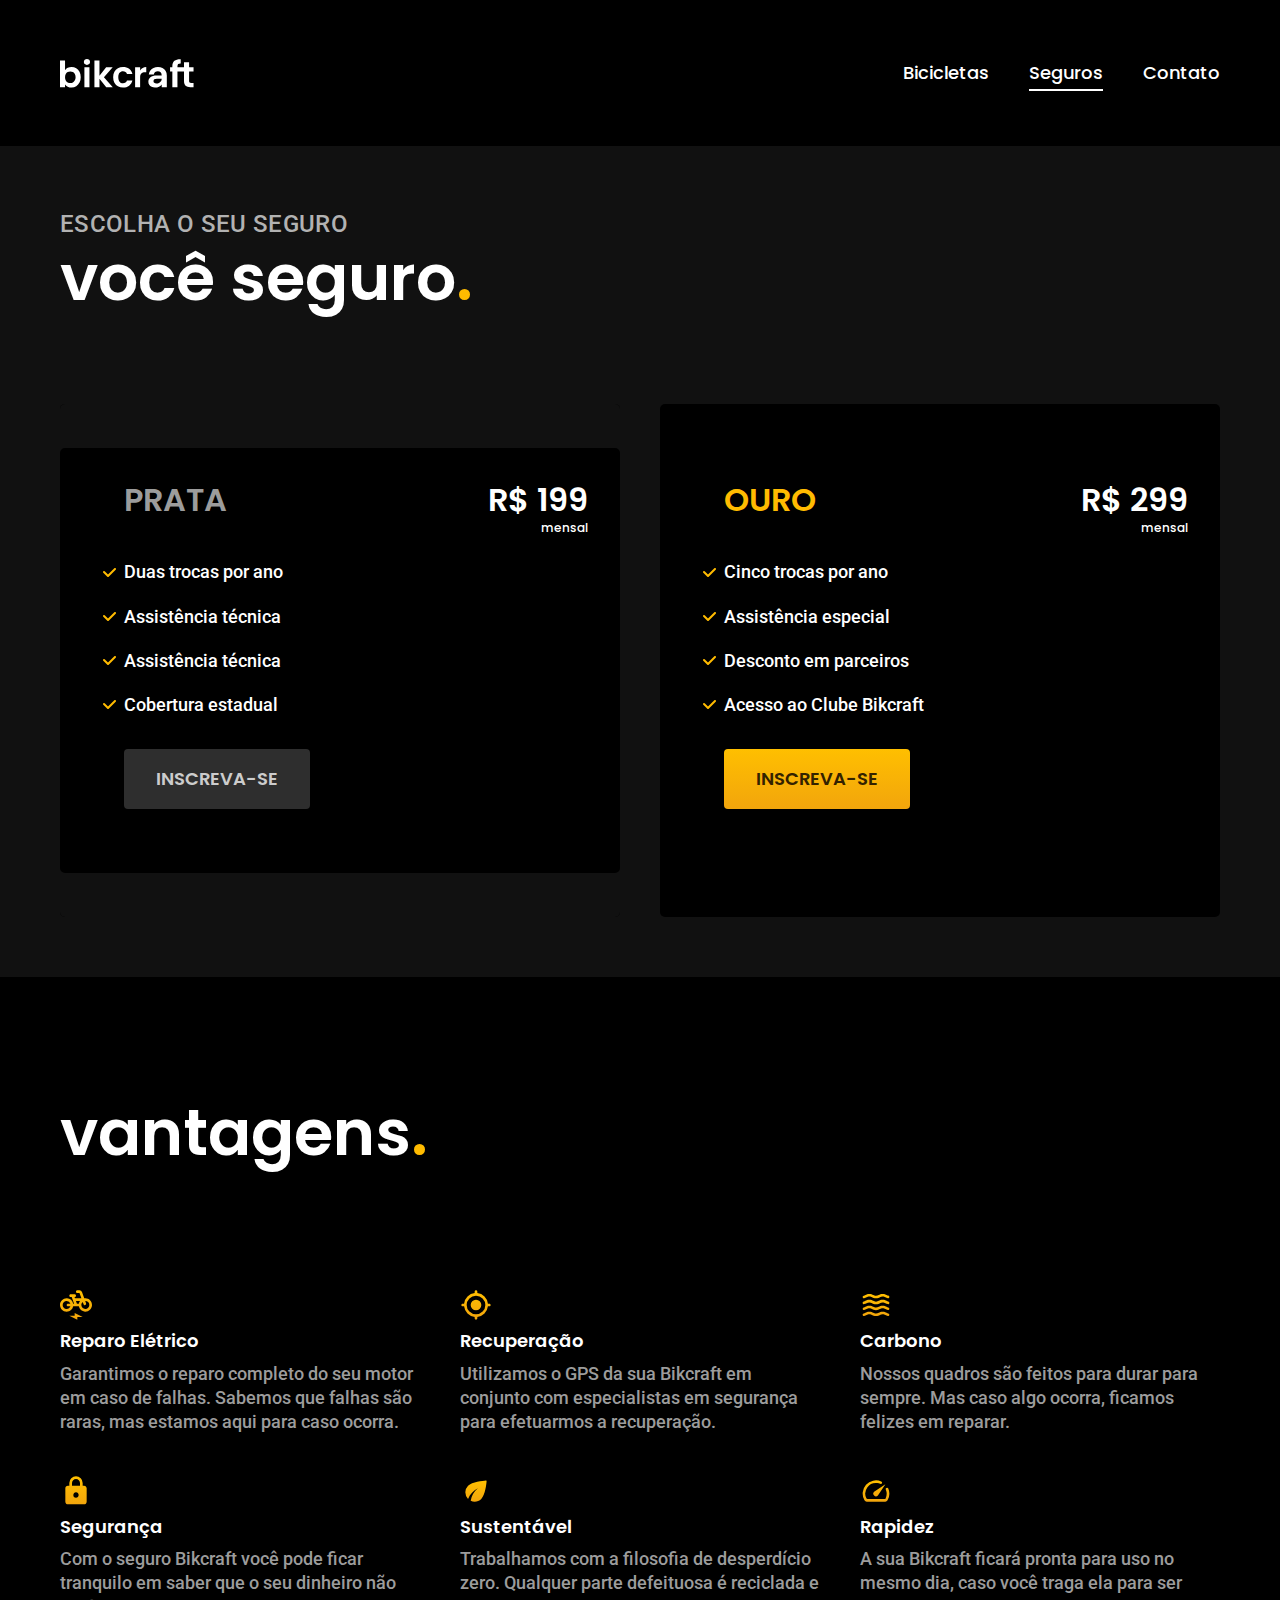
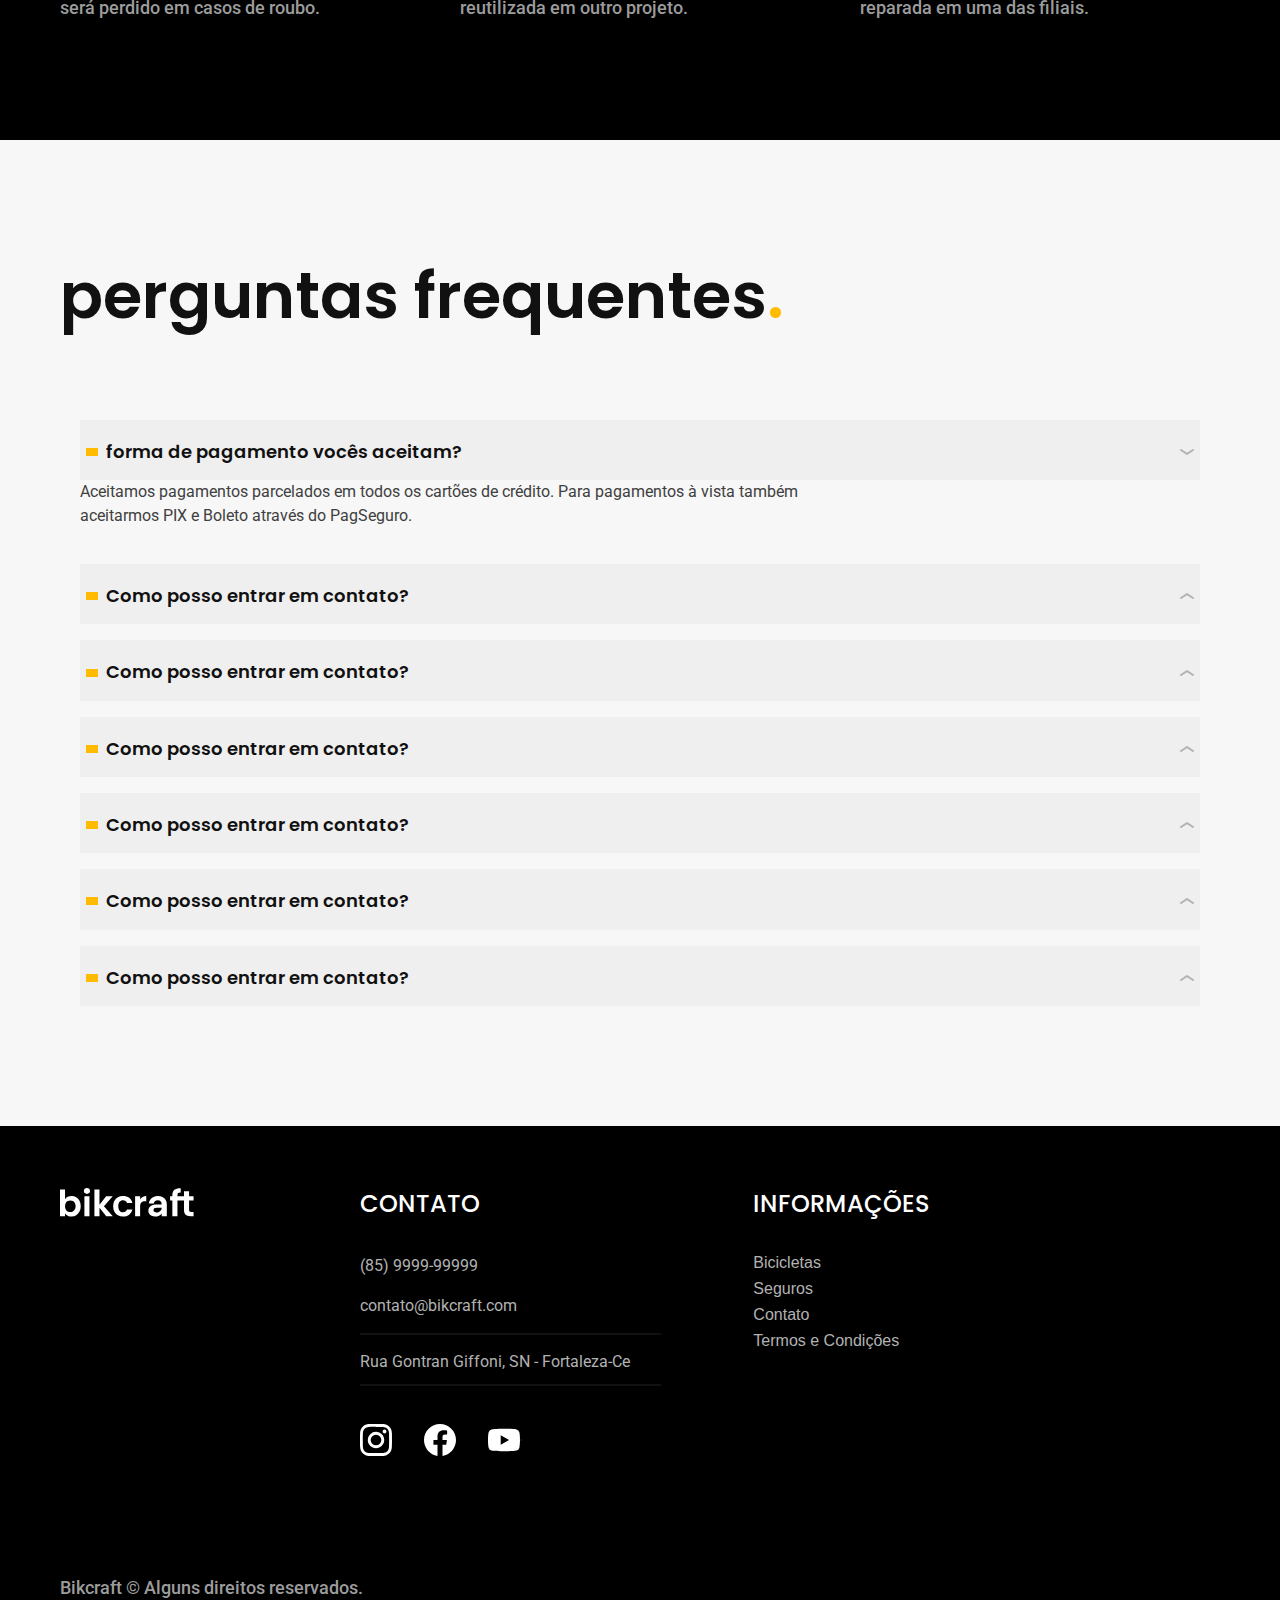
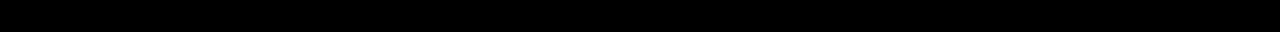
<file: seguros.html>
<!DOCTYPE html>
<html lang="pt-br">

<head>
   <meta charset="UTF-8">
   <meta name="viewport" content="width=device-width, initial-scale=1.0">
   <title>Seguros | Bikcraft</title>
   <meta name="description" content="Bicicletas elétricas de alta precisão e qualidade,  feitas sob medida para o cliente. Explore o mundo na sua velocidade com a Bikcraft.">
   <link rel="shortcut icon" href="./favicon.svg" type="image/svg+xml">
   <link rel="preload" href="./css/style.css" as="style">
   <link rel="stylesheet" href="./css/style.css">
   <link rel="preconnect" href="https://fonts.googleapis.com">
   <link rel="preconnect" href="https://fonts.gstatic.com" crossorigin>
   <link href="https://fonts.googleapis.com/css2?family=Poppins:ital,wght@0,600;1,400&family=Roboto:wght@400;500&display=swap" rel="stylesheet">
   <script>document.documentElement.classList.add('js');</script>
</head>

<body id="seguros" class="fadeInDown" data-anime="400">
   <header class="header-bg">
      <div class="header container">
         <a href="./index.html"><img src="./img/bikcraft.svg" alt="bikcraft"></a>
         <nav class="nav">
            <ul class="header-menu font-1-m">
               <li><a href="./bicicletas.html">Bicicletas</a></li>
               <li><a href="./seguros.html">Seguros</a></li>
               <li><a href="./contato.html">Contato</a></li>
            </ul>
         </nav>
      </div>
   </header>

   <div class="header-interno-bg">
      <div class="header-interno container">
         <span class="font-2-l-b">ESCOLHA O SEU SEGURO</span>
         <h2 class="font-1-xxl">você seguro<span>.</span></h2>
      </div>
   </div>
   <!-- seguros -->
   <main class="seguros-bg" aria-label="Seguros">

      <div class="container seguros-container">
         <div class="prata seguros-tipo">
            <h3 class="font-1-xl">Prata</h3>
            <span class="seguros-tag-preco font-1-xl">R$ 199 <span class="font-1-xs">mensal</span></span>
            <ul class="seguros-lista font-2-m">
               <li>Duas trocas por ano</li>
               <li>Assistência técnica</li>
               <li>Assistência técnica</li>
               <li>Cobertura estadual</li>
            </ul>

            <a class="prata-btn btn" href="./orcamento.html?tipo=seguro&tipo-seguro=prata">INSCREVA-SE</a>
         </div>

         <div class="ouro seguros-tipo">
            <h3 class="font-1-xl">ouro</h3>
            <span class="seguros-tag-preco font-1-xl">R$ 299 <span class="font-1-xs">mensal</span></span>
            <ul class="seguros-lista font-2-m">
               <li>Cinco trocas por ano</li>
               <li>Assistência especial</li>
               <li>Desconto em parceiros</li>
               <li>Acesso ao Clube Bikcraft</li>
            </ul>

            <a class="btn" href="./orcamento.html?tipo=seguro&tipo-seguro=ouro">INSCREVA-SE</a>
         </div>
      </div>
   </main>
   <!-- vantagens -->
   <article class="vantagens-bg">
      <div class="vantagens container">
         <h2 class="font-1-xxl">vantagens<span>.</span></h2>

         <ul class="vantagens-lista">
            <li>
               <img src="./img/icones/eletrica.svg" alt="">
               <h3 class="font-1-m-b">Reparo Elétrico</h3>
               <p class="font-2-m">Garantimos o reparo completo do seu motor em caso de falhas. Sabemos que falhas são raras, mas estamos aqui para caso ocorra.</p>
            </li>

            <li>
               <img src="./img/icones/rastreador.svg" alt="">
               <h3 class="font-1-m-b">Recuperação</h3>
               <p class="font-2-m">Utilizamos o GPS da sua Bikcraft em conjunto com especialistas em segurança para efetuarmos a recuperação.</p>
            </li>

            <li>
               <img src="./img/icones/carbono.svg" alt="">
               <h3 class="font-1-m-b">Carbono</h3>
               <p class="font-2-m">Nossos quadros são feitos para durar para sempre. Mas caso algo ocorra, ficamos felizes em reparar.</p>
            </li>

            <li>
               <img src="./img/icones/seguro.svg" alt="">
               <h3 class="font-1-m-b">Segurança</h3>
               <p class="font-2-m">Com o seguro Bikcraft você pode ficar tranquilo em saber que o seu dinheiro não será perdido em casos de roubo.</p>
            </li>

            <li>
               <img src="./img/icones/sustentavel.svg" alt="">
               <h3 class="font-1-m-b">Sustentável</h3>
               <p class="font-2-m">Trabalhamos com a filosofia de desperdício zero. Qualquer parte defeituosa é reciclada e reutilizada em outro projeto.</p>
            </li>
            <li>
               <img src="./img/icones/velocidade.svg" alt="">
               <h3 class="font-1-m-b">Rapidez</h3>
               <p class="font-2-m">A sua Bikcraft ficará pronta para uso no mesmo dia, caso você traga ela para ser reparada em uma das filiais.</p>
            </li>
         </ul>
      </div>
   </article>
   <!-- perguntas -->
   <article class="perguntas container">
      <h2 class="font-1-xxl">perguntas frequentes<span>.</span></h2>

      <dl>
         <div>
            <dt><button class="font-1-m-b" aria-controls="pergunta1" aria-expanded="true"> forma de pagamento vocês aceitam?</button></dt>
            <dd id="pergunta1" class="font-2-s ativa">Aceitamos pagamentos parcelados em todos os cartões de crédito. Para pagamentos à vista também aceitarmos PIX e Boleto através do PagSeguro.</dd>
         </div>
      </dl>

      <dl>
         <div>
            <dt><button class="font-1-m-b" aria-controls="pergunta2" aria-expanded="false">Como posso entrar em contato?</button></dt>
            <dd id="pergunta2" class="font-2-s">Aceitamos pagamentos parcelados em todos os cartões de crédito. Para pagamentos à vista também aceitarmos PIX e Boleto através do PagSeguro.</dd>
         </div>
      </dl>

      <dl>
         <div>
            <dt><button class="font-1-m-b" aria-controls="pergunta3" aria-expanded="false">Como posso entrar em contato?</button></dt>
            <dd id="pergunta3" class="font-2-s">Aceitamos pagamentos parcelados em todos os cartões de crédito. Para pagamentos à vista também aceitarmos PIX e Boleto através do PagSeguro.</dd>
         </div>
      </dl>

      <dl>
         <div>
            <dt><button class="font-1-m-b" aria-controls="pergunta4" aria-expanded="false">Como posso entrar em contato?</button></dt>
            <dd id="pergunta4" class="font-2-s">Aceitamos pagamentos parcelados em todos os cartões de crédito. Para pagamentos à vista também aceitarmos PIX e Boleto através do PagSeguro.</dd>
         </div>
      </dl>
      <dl>
         <div>
            <dt><button class="font-1-m-b" aria-controls="pergunta5" aria-expanded="false">Como posso entrar em contato?</button></dt>
            <dd id="pergunta5" class="font-2-s">Aceitamos pagamentos parcelados em todos os cartões de crédito. Para pagamentos à vista também aceitarmos PIX e Boleto através do PagSeguro.</dd>
         </div>
      </dl>
      <dl>
         <div>
            <dt><button class="font-1-m-b" aria-controls="pergunta6" aria-expanded="false">Como posso entrar em contato?</button></dt>
            <dd id="pergunta6" class="font-2-s">Aceitamos pagamentos parcelados em todos os cartões de crédito. Para pagamentos à vista também aceitarmos PIX e Boleto através do PagSeguro.</dd>
         </div>
      </dl>
      <dl>
         <div>
            <dt><button class="font-1-m-b" aria-controls="pergunta7" aria-expanded="false">Como posso entrar em contato?</button></dt>
            <dd id="pergunta7" class="font-2-s">Aceitamos pagamentos parcelados em todos os cartões de crédito. Para pagamentos à vista também aceitarmos PIX e Boleto através do PagSeguro.</dd>
         </div>
      </dl>
   </article>

   <footer class="footer-bg">
      <div class="container" id="footer-container"">
         <div class=" footer-logo">
         <img src="./img/bikcraft.svg" alt="">
      </div>

      <div class="footer-contato font-2-s">
         <h2 class="font-1-l">contato</h2>
         <ul>
            <li>
               <a href="tel:+5585999999999">(85) 9999-99999</a>
            </li>
            <li>
               <a href="mailto:"></a>
            </li>
            <li>
               <a href="mailto:email@provedor.com.br?subject=Assunto do email&cc=copia@provedor.com.br&bcc=copiaoculta@provedor.com.br&body=Conteúdo do email que será preenchido automaticamente">contato@bikcraft.com</a>
            </li>
         </ul>

         <span>Rua Gontran Giffoni, SN - Fortaleza-Ce</span>

         <ul class="footer-redes">
            <li>
               <a href="#"><img src="./img/redes/instagram.svg" alt="instagram"></a>
            </li>
            <li>
               <a href="#"><img src="./img/redes/facebook.svg" alt="facebook"></a>
            </li>
            <li>
               <a href="#"><img src="./img/redes/youtube.svg" alt="youtube"></a>
            </li>
         </ul>

      </div>

      <div class="footer-informacoes">
         <h2 class="font-1-l">Informações</h2>

         <ul>
            <li><a href="./bicicletas.html">Bicicletas</a></li>
            <li><a href="./seguros.html">Seguros</a></li>
            <li><a href="./contato.html">Contato</a></li>
            <li><a href="./termos.html">Termos e Condições</a></li>
         </ul>
      </div>

      <span class="copy font-2-m">Bikcraft © Alguns direitos reservados.</span>
      </div>
   </footer>
   <script src="./plugins/simple-anime.js"></script>
   <script src="./js/script.js"></script>
</body>

</html>
</file>
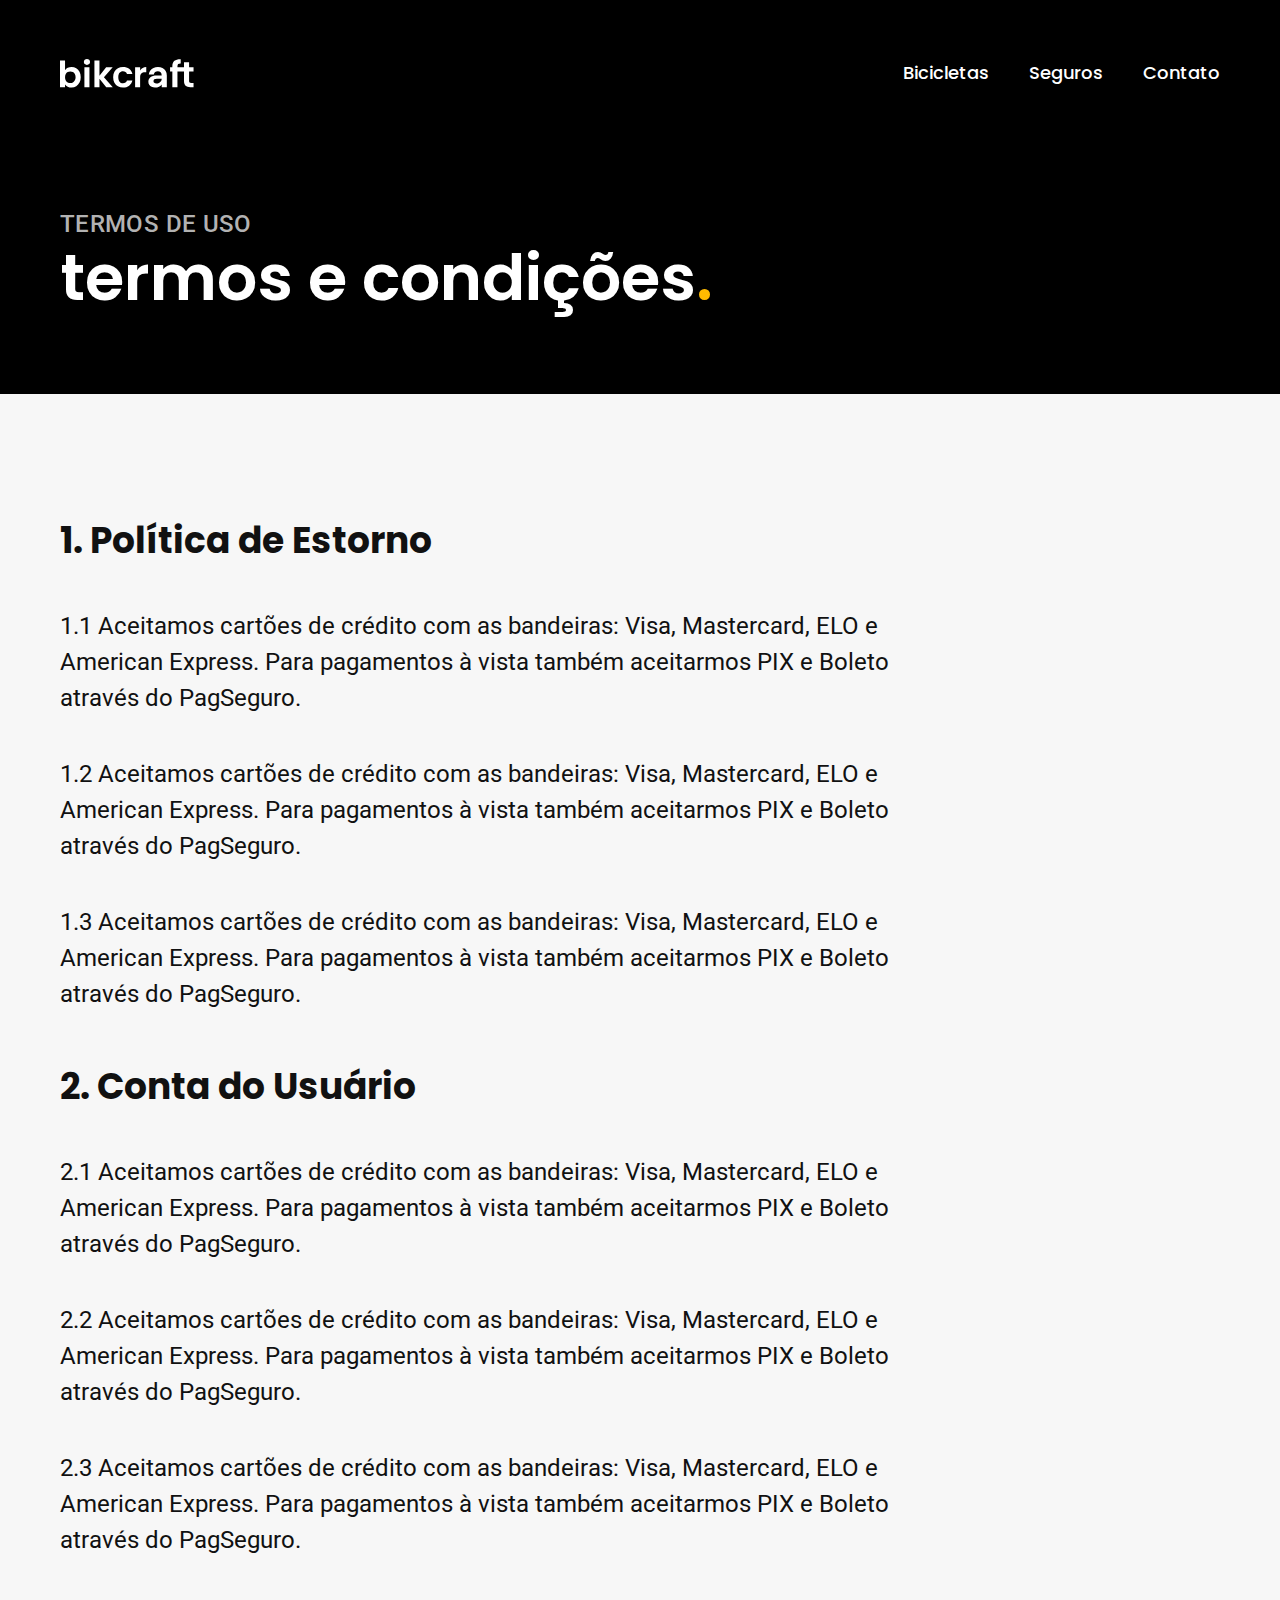
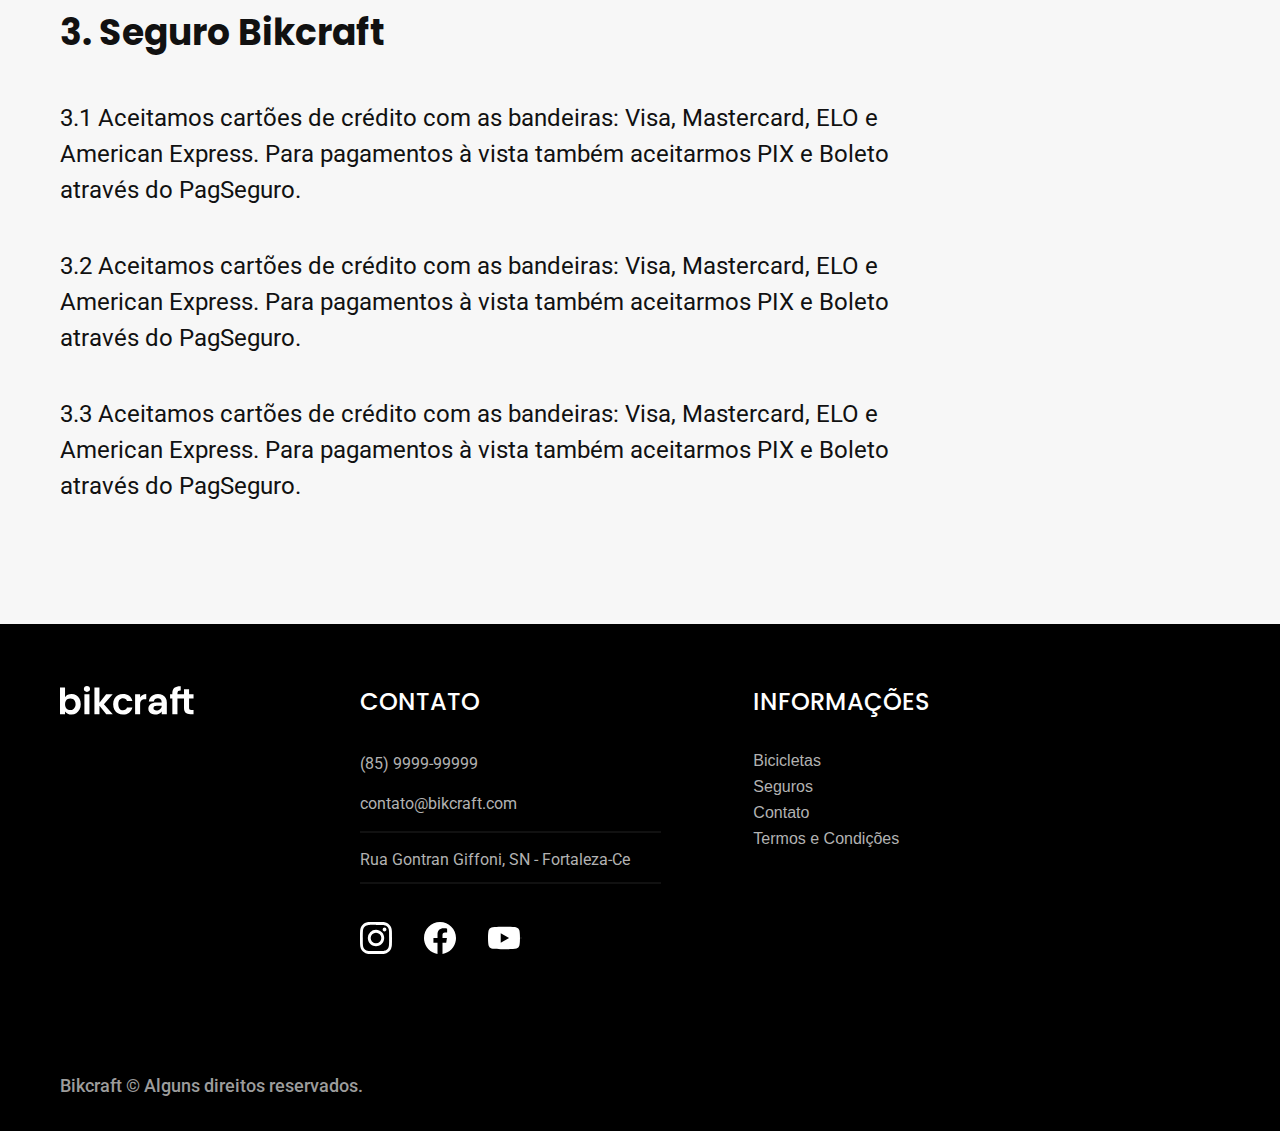
<file: termos.html>
<!DOCTYPE html>
<html lang="pt-br">

<head>
   <meta charset="UTF-8">
   <meta name="viewport" content="width=device-width, initial-scale=1.0">
   <title>Bikcraft - Termos e Condições</title>
   <meta name="description" content="Bicicletas elétricas de alta precisão e qualidade,  feitas sob medida para o cliente. Explore o mundo na sua velocidade com a Bikcraft.">
   <link rel="shortcut icon" href="./favicon.svg" type="image/svg+xml">
   <link rel="preload" href="./css/style.css" as="style">
   <link rel="stylesheet" href="./css/style.css">
   <link rel="preconnect" href="https://fonts.googleapis.com">
   <link rel="preconnect" href="https://fonts.gstatic.com" crossorigin>
   <link href="https://fonts.googleapis.com/css2?family=Poppins:ital,wght@0,600;1,400&family=Roboto:wght@400;500&display=swap" rel="stylesheet">
   <script>document.documentElement.classList.add('js');</script>
</head>

<body id="termos" class="fadeInDown" data-anime="400">
   <header class="header-bg">
      <div class="header container">
         <a href="./index.html"><img src="./img/bikcraft.svg" alt="bikcraft"></a>
         <nav class="nav">
            <ul class="header-menu font-1-m">
               <li><a href="./bicicletas.html">Bicicletas</a></li>
               <li><a href="./seguros.html">Seguros</a></li>
               <li><a href="./contato.html">Contato</a></li>
            </ul>
         </nav>
      </div>
   </header>

   <div class="header-interno-bg">
      <div class="header-interno container">
         <span class="font-2-l-b">termos de uso</span>
         <h2 class="font-1-xxl">termos e condições<span>.</span></h2>
      </div>
   </div>

   <section class="termos-conteudo" aria-label="Nossos termos e condições para facilitar o contato e melhor atender nossos clientes.">
      <ul class="termos-lista container">
         <li class="termos-item font-1-l">
            <h2>1. Política de Estorno</h2>
            <div class="termos-texto font-2-l">
               <p>1.1 Aceitamos cartões de crédito com as bandeiras: Visa, Mastercard, ELO e American Express. Para pagamentos à vista também aceitarmos PIX e Boleto através do PagSeguro.</p>

               <p>1.2 Aceitamos cartões de crédito com as bandeiras: Visa, Mastercard, ELO e American Express. Para pagamentos à vista também aceitarmos PIX e Boleto através do PagSeguro.</p>

               <p>1.3 Aceitamos cartões de crédito com as bandeiras: Visa, Mastercard, ELO e American Express. Para pagamentos à vista também aceitarmos PIX e Boleto através do PagSeguro.</p>
            </div>
         </li>

         <li class="termos-item font-1-l">
            <h2>2. Conta do Usuário</h2>
            <div class="termos-texto font-2-l">
               <p>2.1 Aceitamos cartões de crédito com as bandeiras: Visa, Mastercard, ELO e American Express. Para pagamentos à vista também aceitarmos PIX e Boleto através do PagSeguro.</p>

               <p>2.2 Aceitamos cartões de crédito com as bandeiras: Visa, Mastercard, ELO e American Express. Para pagamentos à vista também aceitarmos PIX e Boleto através do PagSeguro.</p>

               <p>2.3 Aceitamos cartões de crédito com as bandeiras: Visa, Mastercard, ELO e American Express. Para pagamentos à vista também aceitarmos PIX e Boleto através do PagSeguro.</p>
            </div>
         </li>

         <li class="termos-item font-1-l">
            <h2>3. Seguro Bikcraft</h2>
            <div class="termos-texto font-2-l">
               <p>3.1 Aceitamos cartões de crédito com as bandeiras: Visa, Mastercard, ELO e American Express. Para pagamentos à vista também aceitarmos PIX e Boleto através do PagSeguro.</p>

               <p>3.2 Aceitamos cartões de crédito com as bandeiras: Visa, Mastercard, ELO e American Express. Para pagamentos à vista também aceitarmos PIX e Boleto através do PagSeguro.</p>

               <p>3.3 Aceitamos cartões de crédito com as bandeiras: Visa, Mastercard, ELO e American Express. Para pagamentos à vista também aceitarmos PIX e Boleto através do PagSeguro.</p>
            </div>
         </li>
      </ul>
   </section>

   <footer class="footer-bg">
      <div class="container" id="footer-container" style="color: aliceblue;">
         <div class="footer-logo">
            <img src="./img/bikcraft.svg" alt="">
         </div>

         <div class="footer-contato font-2-s">
            <h2 class="font-1-l">contato</h2>
            <ul>
               <li>
                  <a href="tel:+5585999999999">(85) 9999-99999</a>
               </li>
               <li>
                  <a href="mailto:"></a>
               </li>
               <li>
                  <a href="mailto:email@provedor.com.br?subject=Assunto do email&cc=copia@provedor.com.br&bcc=copiaoculta@provedor.com.br&body=Conteúdo do email que será preenchido automaticamente">contato@bikcraft.com</a>
               </li>
            </ul>

            <span>Rua Gontran Giffoni, SN - Fortaleza-Ce</span>

            <ul class="footer-redes">
               <li>
                  <a href="#"><img src="./img/redes/instagram.svg" alt="instagram"></a>
               </li>
               <li>
                  <a href="#"><img src="./img/redes/facebook.svg" alt="facebook"></a>
               </li>
               <li>
                  <a href="#"><img src="./img/redes/youtube.svg" alt="youtube"></a>
               </li>
            </ul>

         </div>

         <div class="footer-informacoes">
            <h2 class="font-1-l">Informações</h2>

            <ul>
               <li><a href="./bicicletas.html">Bicicletas</a></li>
               <li><a href="./seguros.html">Seguros</a></li>
               <li><a href="./contato.html">Contato</a></li>
               <li><a href="./termos.html">Termos e Condições</a></li>
            </ul>
         </div>

         <span class="copy font-2-m">Bikcraft © Alguns direitos reservados.</span>
      </div>
   </footer>

   <script src="./plugins/simple-anime.js"></script>
   <script src="./js/script.js"></script>
</body>

</html>
</file>
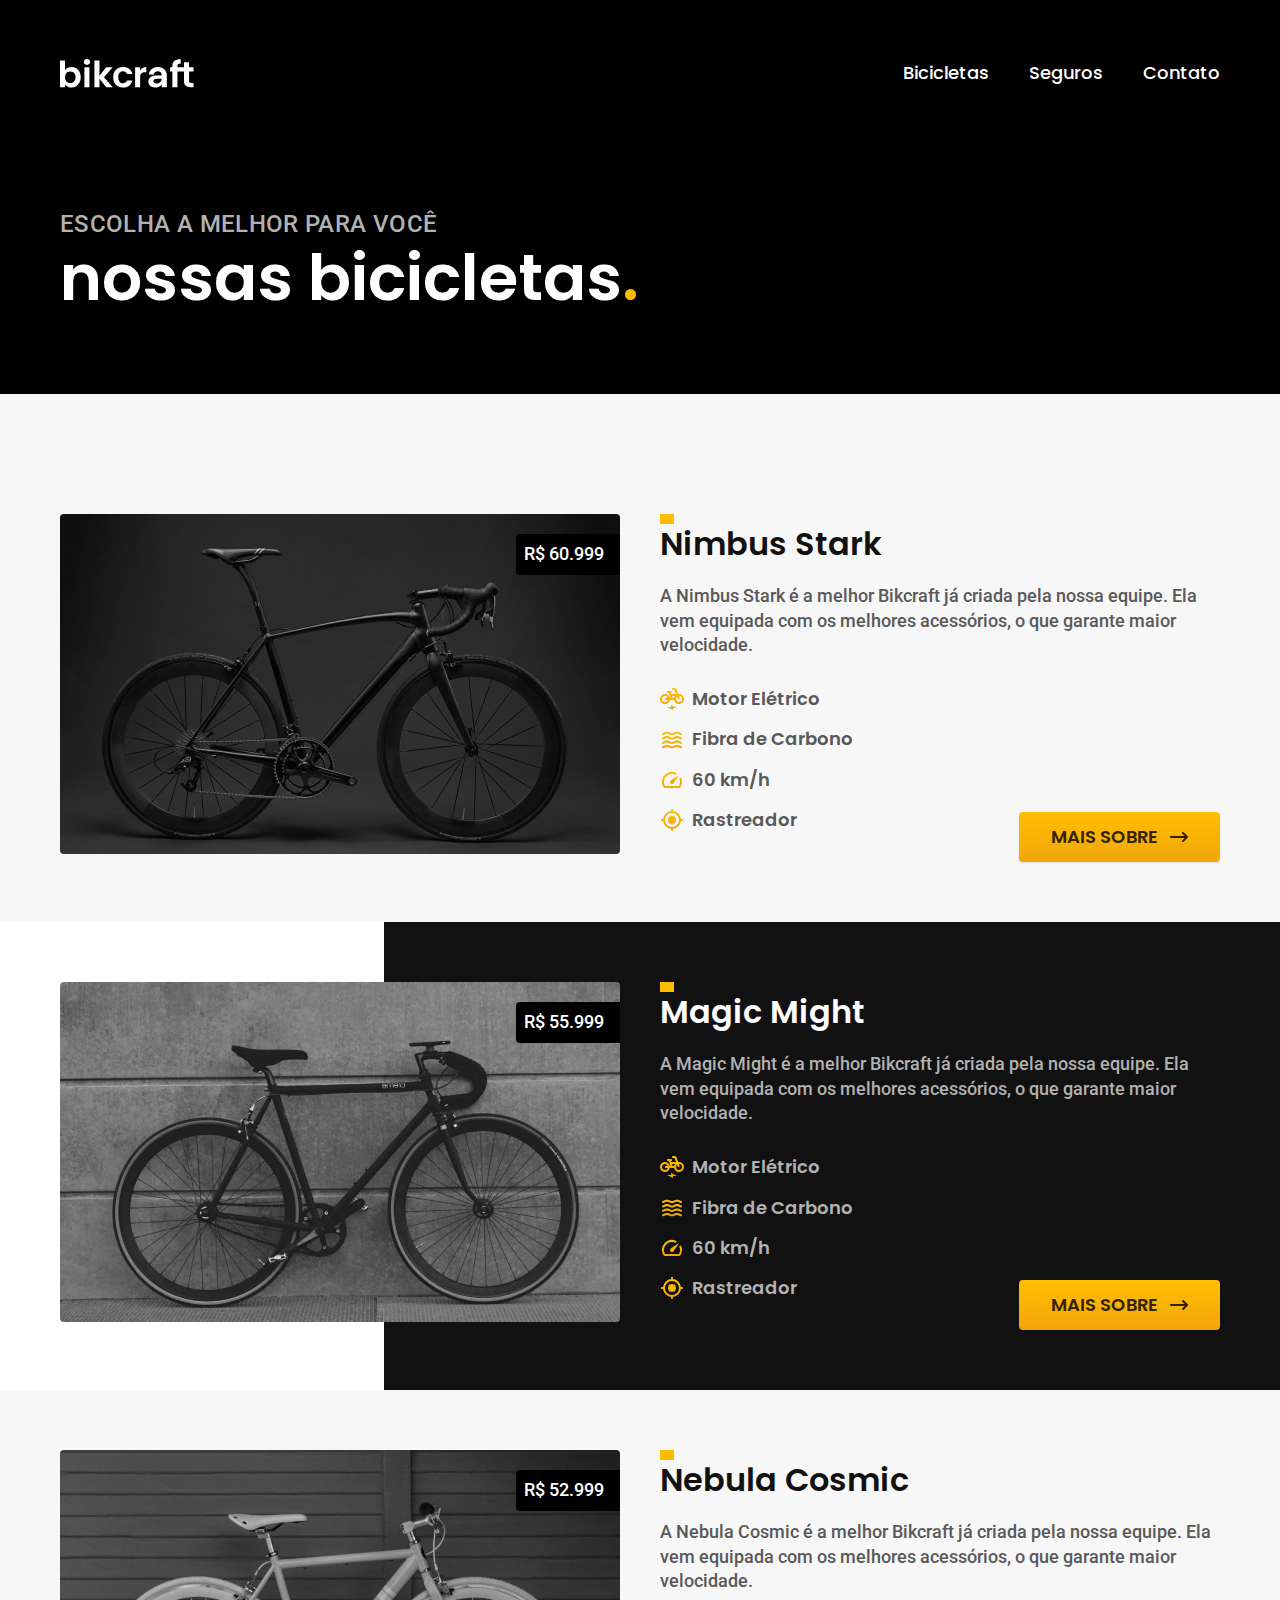
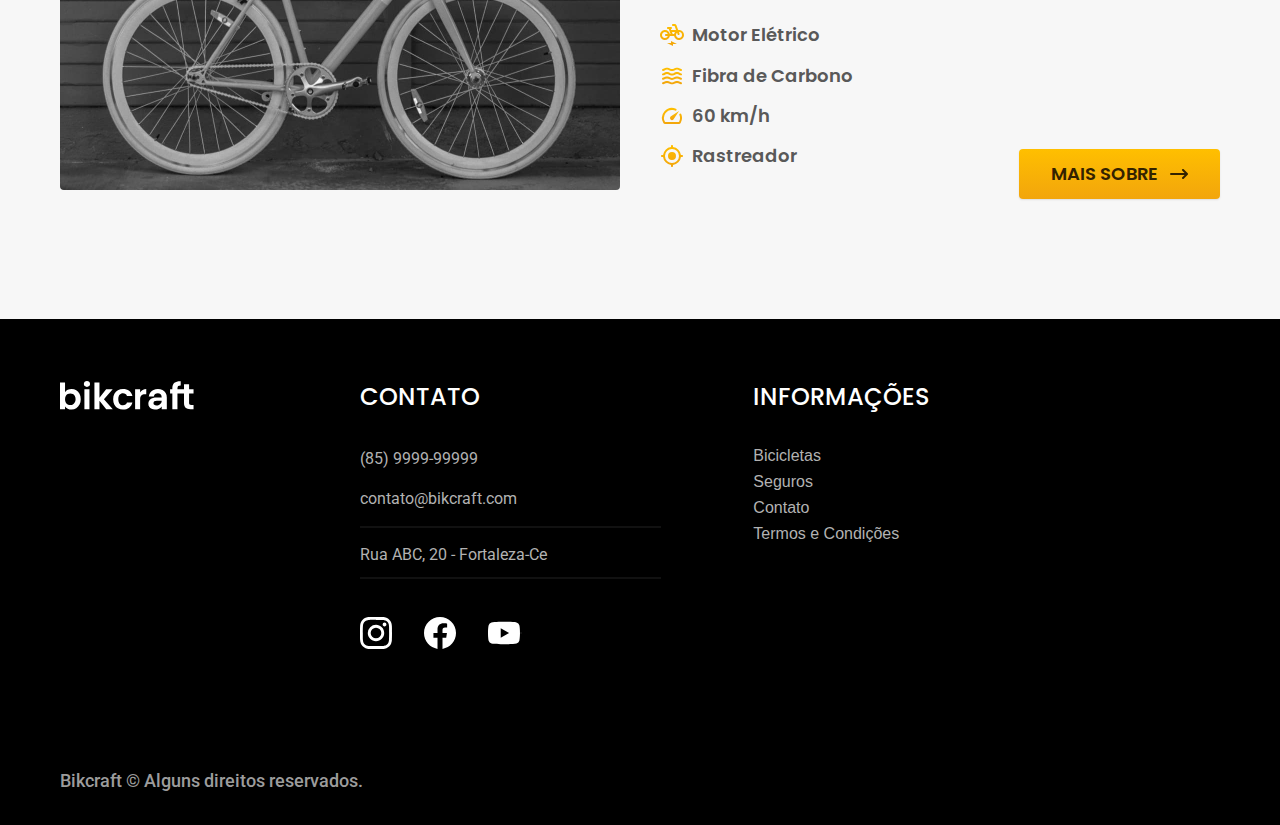
<file: bicicletas/bicicletas.html>
<!DOCTYPE html>
<html lang="pt-BR">

<head>
   <meta charset="UTF-8">
   <meta name="viewport" content="width=device-width, initial-scale=1.0">
   <title>Bicicletas | Bikcraft</title>
   <meta name="description" content="Bicicletas elétricas de alta precisão e qualidade,  feitas sob medida para o cliente. Explore o mundo na sua velocidade com a Bikcraft.">
   <link rel="stylesheet" href="../css/style.css">
   <link rel="preconnect" href="https://fonts.googleapis.com">
   <link rel="preconnect" href="https://fonts.gstatic.com" crossorigin>
   <link href="https://fonts.googleapis.com/css2?family=Poppins:ital,wght@0,600;1,400&family=Roboto:wght@400;500&display=swap" rel="stylesheet">
</head>

<body id="bicicletas">
   <!-- HEADER -->
   <header class="header-bg">
      <div class="header container">
         <a href="../index.html"><img src="../img/bikcraft.svg" alt="bikcraft"></a>
         <nav class="nav">
            <ul class="header-menu font-1-m">
               <li><a href="#">Bicicletas</a></li>
               <li><a href="../seguros/seguros.html">Seguros</a></li>
               <li><a href="#">Contato</a></li>
            </ul>
         </nav>
      </div>
   </header>

   <div class="header-interno-bg">
      <div class="header-interno container">
         <p class="font-2-l-b">Escolha a melhor para você</p>
         <h2 class="font-1-xxl">nossas bicicletas<span>.</span></h2>
      </div>
   </div>

   <!-- main -->
   <main>
      <section aria-label="As melhores e mais tecnologicas bicicletas.">

         <div class="bicicleta-box bicicleta-wp">
            <div class="bicicleta-box-img">
               <img src="../img/bicicletas/nimbus.jpg" alt="Nebula">
               <span class="preco-bik font-2-m">R$ 60.999</span>
            </div>

            <div class="bicicleta-box-conteudo">
               <h2 class="font-1-xl">Nimbus Stark</h2>
               <p class="font-2-m">A Nimbus Stark é a melhor Bikcraft já criada pela nossa equipe. Ela vem equipada com os melhores acessórios, o que garante maior velocidade.</p>
               <div class="bicicleta-box-vantagens">
                  <ul class="font-1-m-b">
                     <li>
                        <img src="../img/icones/eletrica.svg" alt="">
                        Motor Elétrico
                     </li>
                     <li>
                        <img src="../img/icones/carbono.svg" alt="">
                        Fibra de Carbono
                     </li>
                     <li>
                        <img src="../img/icones/velocidade.svg" alt="">
                        60 km/h
                     </li>
                     <li>
                        <img src="../img/icones/rastreador.svg" alt="">
                        Rastreador
                     </li>
                  </ul>
                  <a class="bicicleta-box-botao font-1-m-b" href="">
                     MAIS SOBRE
                  </a>
               </div>
            </div>
         </div>

         <div id="bicicleta-bg">
            <div class="bicicleta-box bicicleta-wp">
               <div class="bicicleta-box-img">
                  <img src="../img/bicicletas/magic.jpg" alt="Nimbus Stark">
                  <span class="preco-bik font-2-m">R$ 55.999</span>
               </div>
               <div class="bicicleta-box-conteudo">
                  <h2 class="font-1-xl">Magic Might</h2>
                  <p class="font-2-m">A Magic Might é a melhor Bikcraft já criada pela nossa equipe. Ela vem equipada com os melhores acessórios, o que garante maior velocidade.</p>
                  <div class="bicicleta-box-vantagens">
                     <ul class="font-1-m-b">
                        <li>
                           <img src="../img/icones/eletrica.svg" alt="">
                           Motor Elétrico
                        </li>
                        <li>
                           <img src="../img/icones/carbono.svg" alt="">
                           Fibra de Carbono
                        </li>
                        <li>
                           <img src="../img/icones/velocidade.svg" alt="">
                           60 km/h
                        </li>
                        <li>
                           <img src="../img/icones/rastreador.svg" alt="">
                           Rastreador
                        </li>
                     </ul>
                     <a class="bicicleta-box-botao font-1-m-b" href="">
                        MAIS SOBRE
                     </a>
                  </div>
               </div>
            </div>
         </div>

         <div class="bicicleta-box bicicleta-wp">
            <div class="bicicleta-box-img">
               <img src="../img/bicicletas/nebula.jpg" alt="Nebula">
               <span class="preco-bik font-2-m">R$ 52.999</span>
            </div>

            <div class="bicicleta-box-conteudo">
               <h2 class="font-1-xl">Nebula Cosmic</h2>
               <p class="font-2-m">A Nebula Cosmic é a melhor Bikcraft já criada pela nossa equipe. Ela vem equipada com os melhores acessórios, o que garante maior velocidade.</p>
               <div class="bicicleta-box-vantagens">
                  <ul class="font-1-m-b">
                     <li>
                        <img src="../img/icones/eletrica.svg" alt="">
                        Motor Elétrico
                     </li>
                     <li>
                        <img src="../img/icones/carbono.svg" alt="">
                        Fibra de Carbono
                     </li>
                     <li>
                        <img src="../img/icones/velocidade.svg" alt="">
                        60 km/h
                     </li>
                     <li>
                        <img src="../img/icones/rastreador.svg" alt="">
                        Rastreador
                     </li>
                  </ul>
                  <a class="bicicleta-box-botao font-1-m-b" href="">
                     MAIS SOBRE
                  </a>
               </div>
            </div>
         </div>
      </section>
   </main>
   <!-- footer -->
   <footer class="footer-bg heigth-footer">
      <div class="container" id="footer-container" style="color: aliceblue;">
         <div class="footer-logo">
            <img src="../img/bikcraft.svg" alt="">
         </div>

         <div class="footer-contato font-2-s">
            <h2 class="font-1-l">contato</h2>
            <ul>
               <li>
                  <a href="tel:+5585999999999">(85) 9999-99999</a>
               </li>
               <li>
                  <a href="mailto:"></a>
               </li>
               <li>
                  <a href="mailto:email@provedor.com.br?subject=Assunto do email&cc=copia@provedor.com.br&bcc=copiaoculta@provedor.com.br&body=Conteúdo do email que será preenchido automaticamente">contato@bikcraft.com</a>
               </li>
            </ul>

            <span>Rua ABC, 20 - Fortaleza-Ce</span>

            <ul class="footer-redes">
               <li>
                  <a href="#"><img src="../img/redes/instagram.svg" alt="instagram"></a>
               </li>
               <li>
                  <a href="#"><img src="../img/redes/facebook.svg" alt="facebook"></a>
               </li>
               <li>
                  <a href="#"><img src="../img/redes/youtube.svg" alt="youtube"></a>
               </li>
            </ul>

         </div>

         <div class="footer-informacoes">
            <h2 class="font-1-l">Informações</h2>

            <ul>
               <li><a href="#">Bicicletas</a></li>
               <li><a href="../seguros/seguros.html">Seguros</a></li>
               <li><a href="">Contato</a></li>
               <li><a href="../termos/termos.html">Termos e Condições</a></li>
            </ul>
         </div>

         <span class="copy font-2-m">Bikcraft © Alguns direitos reservados.</span>
      </div>
   </footer>
</body>

</html>
</file>
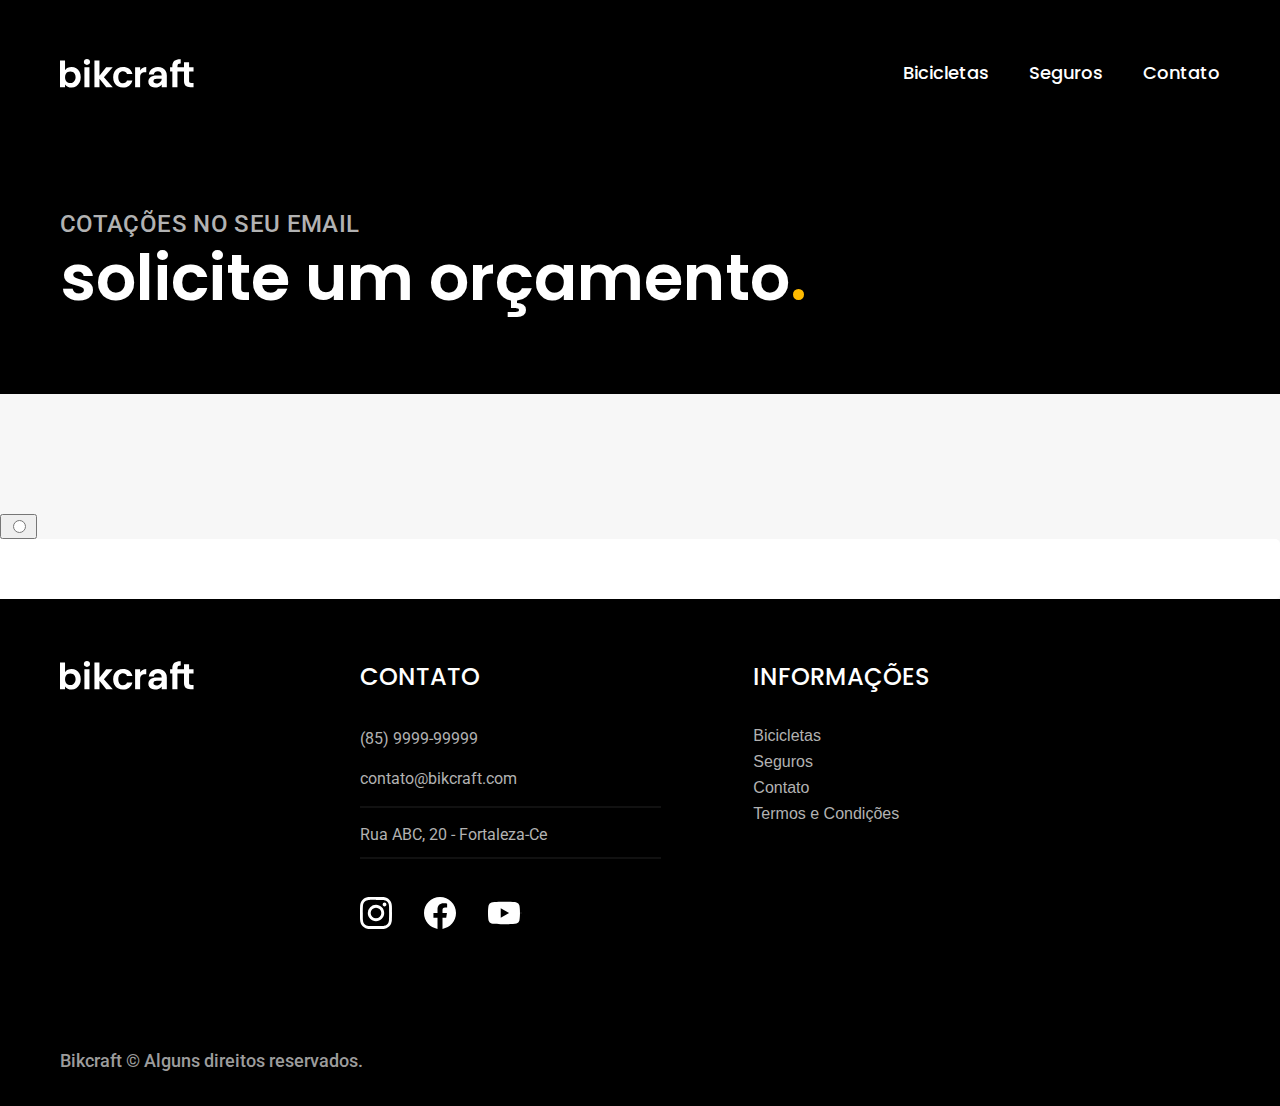
<file: orcamento/orcamento.html>
<!DOCTYPE html>
<html lang="pt-br">

<head>
   <meta charset="UTF-8">
   <meta name="viewport" content="width=device-width, initial-scale=1.0">
   <title>Bikcraft - Solicite um Orçamento.</title>
   <meta name="description" content="Bicicletas elétricas de alta precisão e qualidade,  feitas sob medida para o cliente. Explore o mundo na sua velocidade com a Bikcraft.">
   <link rel="stylesheet" href="../css/style.css">
   <link rel="preconnect" href="https://fonts.googleapis.com">
   <link rel="preconnect" href="https://fonts.gstatic.com" crossorigin>
   <link href="https://fonts.googleapis.com/css2?family=Poppins:ital,wght@0,600;1,400&family=Roboto:wght@400;500&display=swap" rel="stylesheet">
</head>

<body>
   <header class="header-bg">
      <div class="header container">
         <a href="./"><img src="../img/bikcraft.svg" alt="bikcraft"></a>
         <nav class="nav">
            <ul class="header-menu font-1-m">
               <li><a href="#">Bicicletas</a></li>
               <li><a href="#">Seguros</a></li>
               <li><a href="#">Contato</a></li>
            </ul>
         </nav>
      </div>
   </header>

   <div class="header-interno-bg">
      <div class="header-interno container">
         <span class="font-2-l-b">COTAÇÕES NO SEU EMAIL</span>
         <h2 class="font-1-xxl header-interno-titulo">solicite um orçamento<span>.</span></h2>
      </div>
   </div>

   <section class="orcamento-conteudo" aria-label="temos orcamentos para todos os perfis de usuarios.">

   </section>

   <main class="orcamento-bg">
      <div class="orcamento-container"  style="color: rgb(17, 132, 234);">
         <div class="planos">
            <form action="#" method="post">
               <label for="tipos-de-servico"></label>
               <button>
                  <input type="radio">
               </button>
            </form>
         </div>
         <div class="dados-pessoais"></div>
      </div>
   </main>

   <footer class="footer-bg">
      <div class="container" id="footer-container" style="color: aliceblue;">
         <div class="footer-logo">
            <img src="../img/bikcraft.svg" alt="">
         </div>

         <div class="footer-contato font-2-s">
            <h2 class="font-1-l">contato</h2>
            <ul>
               <li>
                  <a href="tel:+5585999999999">(85) 9999-99999</a>
               </li>
               <li>
                  <a href="mailto:"></a>
               </li>
               <li>
                  <a href="mailto:email@provedor.com.br?subject=Assunto do email&cc=copia@provedor.com.br&bcc=copiaoculta@provedor.com.br&body=Conteúdo do email que será preenchido automaticamente">contato@bikcraft.com</a>
               </li>
            </ul>

            <span>Rua ABC, 20 - Fortaleza-Ce</span>

            <ul class="footer-redes">
               <li>
                  <a href="#"><img src="../img/redes/instagram.svg" alt="instagram"></a>
               </li>
               <li>
                  <a href="#"><img src="../img/redes/facebook.svg" alt="facebook"></a>
               </li>
               <li>
                  <a href="#"><img src="../img/redes/youtube.svg" alt="youtube"></a>
               </li>
            </ul>

         </div>

         <div class="footer-informacoes">
            <h2 class="font-1-l">Informações</h2>

            <ul>
               <li><a href="#">Bicicletas</a></li>
               <li><a href="#">Seguros</a></li>
               <li><a href="#">Contato</a></li>
               <li><a href="../termos/termos.html">Termos e Condições</a></li>
            </ul>
         </div>

         <span class="copy font-2-m">Bikcraft © Alguns direitos reservados.</span>
      </div>
   </footer>
</body>

</html>
</file>
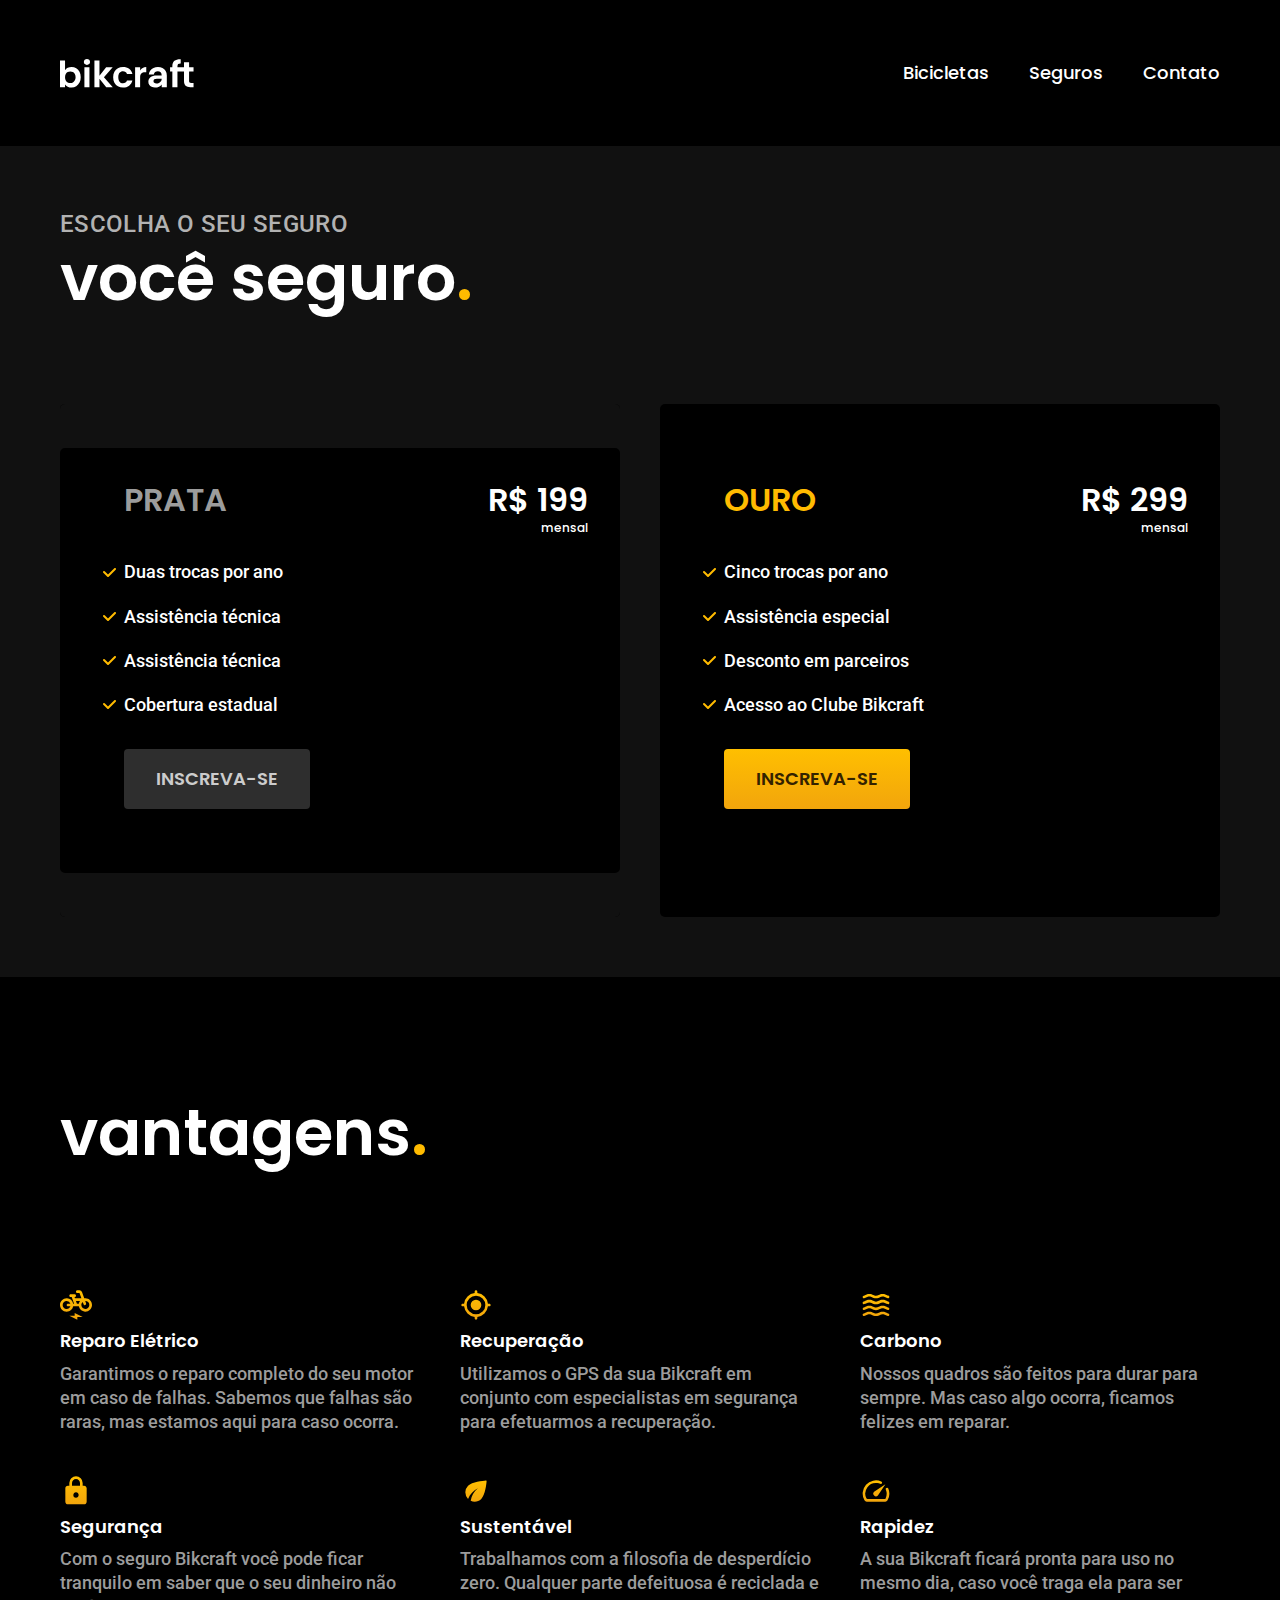
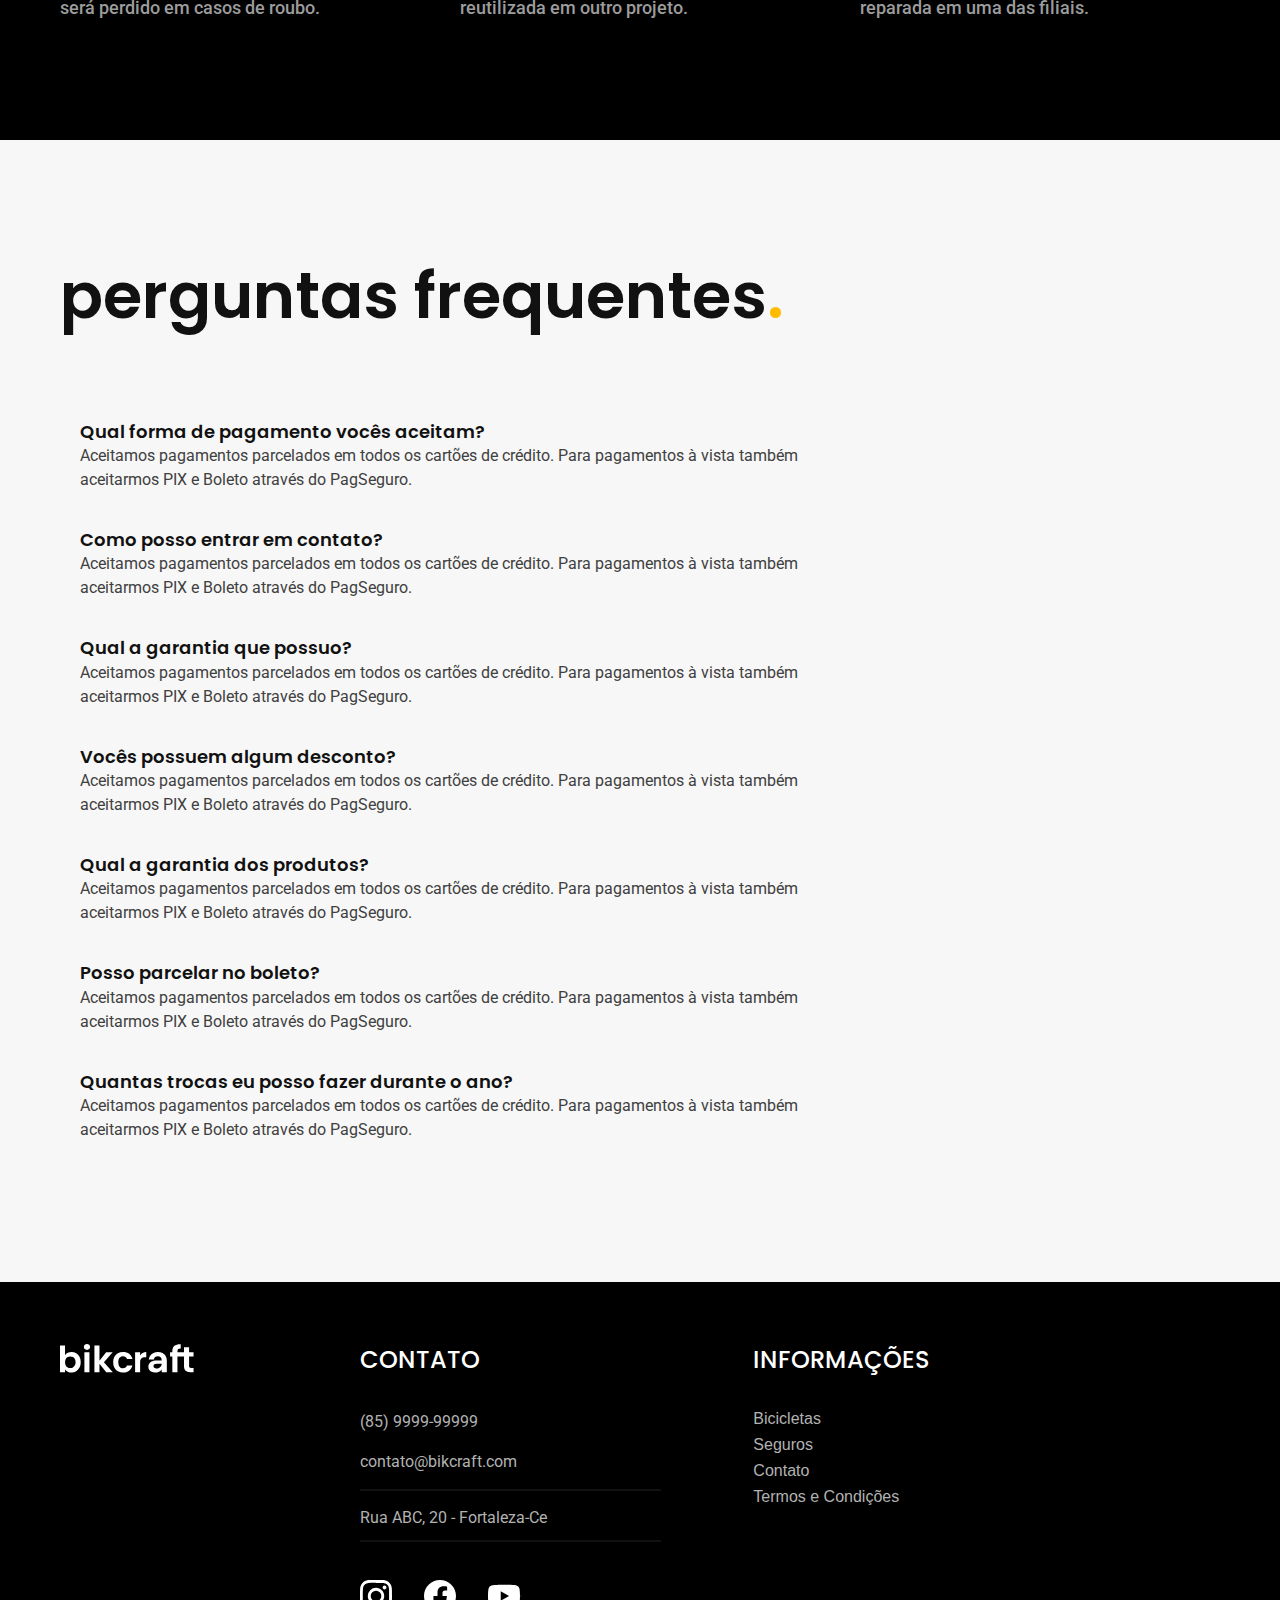
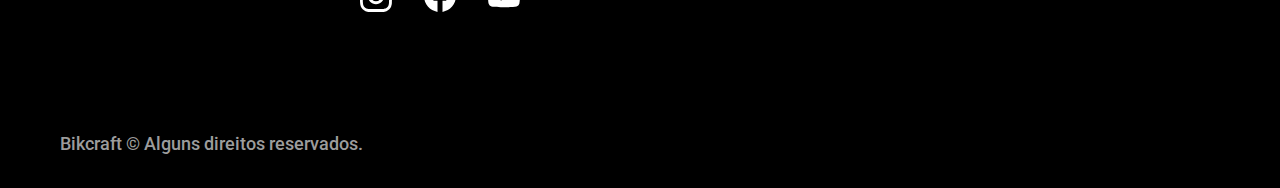
<file: seguros/seguros.html>
<!DOCTYPE html>
<html lang="pt-br">

<head>
   <meta charset="UTF-8">
   <meta name="viewport" content="width=device-width, initial-scale=1.0">
   <title>Seguros | Bikcraft</title>
   <meta name="description" content="Bicicletas elétricas de alta precisão e qualidade,  feitas sob medida para o cliente. Explore o mundo na sua velocidade com a Bikcraft.">
   <link rel="stylesheet" href="../css/style.css">
   <link rel="preconnect" href="https://fonts.googleapis.com">
   <link rel="preconnect" href="https://fonts.gstatic.com" crossorigin>
   <link href="https://fonts.googleapis.com/css2?family=Poppins:ital,wght@0,600;1,400&family=Roboto:wght@400;500&display=swap" rel="stylesheet">
</head>

<body id="seguros">
   <header class="header-bg">
      <div class="header container">
         <a href="../index.html"><img src="../img/bikcraft.svg" alt="bikcraft"></a>
         <nav class="nav">
            <ul class="header-menu font-1-m">
               <li><a href="../bicicletas/bicicletas.html">Bicicletas</a></li>
               <li><a href="../seguros/seguros.html">Seguros</a></li>
               <li><a href="">Contato</a></li>
            </ul>
         </nav>
      </div>
   </header>

   <div class="header-interno-bg">
      <div class="header-interno container">
         <span class="font-2-l-b">ESCOLHA O SEU SEGURO</span>
         <h2 class="font-1-xxl">você seguro<span>.</span></h2>
      </div>
   </div>
   <!-- seguros -->
   <main class="seguros-bg" aria-label="Seguros">

      <div class="container seguros-container">
         <div class="prata seguros-tipo">
            <h3 class="font-1-xl">Prata</h3>
            <span class="seguros-tag-preco font-1-xl">R$ 199 <span class="font-1-xs">mensal</span></span>
            <ul class="seguros-lista font-2-m">
               <li>Duas trocas por ano</li>
               <li>Assistência técnica</li>
               <li>Assistência técnica</li>
               <li>Cobertura estadual</li>
            </ul>

            <a class="prata-btn btn" href="#">INSCREVA-SE</a>
         </div>

         <div class="ouro seguros-tipo">
            <h3 class="font-1-xl">ouro</h3>
            <span class="seguros-tag-preco font-1-xl">R$ 299 <span class="font-1-xs">mensal</span></span>
            <ul class="seguros-lista font-2-m">
               <li>Cinco trocas por ano</li>
               <li>Assistência especial</li>
               <li>Desconto em parceiros</li>
               <li>Acesso ao Clube Bikcraft</li>
            </ul>

            <a class="btn" href="#">INSCREVA-SE</a>
         </div>
      </div>
   </main>
   <!-- vantagens -->
   <article class="vantagens-bg">
      <div class="vantagens container" style="color: rgb(227, 10, 10);">
         <h2 class="font-1-xxl">vantagens<span>.</span></h2>

         <ul class="vantagens-lista">
            <li>
               <img src="../img/icones/eletrica.svg" alt="">
               <h3 class="font-1-m-b">Reparo Elétrico</h3>
               <p class="font-2-m">Garantimos o reparo completo do seu motor em caso de falhas. Sabemos que falhas são raras, mas estamos aqui para caso ocorra.</p>
            </li>

            <li>
               <img src="../img/icones/rastreador.svg" alt="">
               <h3 class="font-1-m-b">Recuperação</h3>
               <p class="font-2-m">Utilizamos o GPS da sua Bikcraft em conjunto com especialistas em segurança para efetuarmos a recuperação.</p>
            </li>

            <li>
               <img src="../img/icones/carbono.svg" alt="">
               <h3 class="font-1-m-b">Carbono</h3>
               <p class="font-2-m">Nossos quadros são feitos para durar para sempre. Mas caso algo ocorra, ficamos felizes em reparar.</p>
            </li>

            <li>
               <img src="../img/icones/seguro.svg" alt="">
               <h3 class="font-1-m-b">Segurança</h3>
               <p class="font-2-m">Com o seguro Bikcraft você pode ficar tranquilo em saber que o seu dinheiro não será perdido em casos de roubo.</p>
            </li>

            <li>
               <img src="../img/icones/sustentavel.svg" alt="">
               <h3 class="font-1-m-b">Sustentável</h3>
               <p class="font-2-m">Trabalhamos com a filosofia de desperdício zero. Qualquer parte defeituosa é reciclada e reutilizada em outro projeto.</p>
            </li>
            <li>
               <img src="../img/icones/velocidade.svg" alt="">
               <h3 class="font-1-m-b">Rapidez</h3>
               <p class="font-2-m">A sua Bikcraft ficará pronta para uso no mesmo dia, caso você traga ela para ser reparada em uma das filiais.</p>
            </li>
         </ul>
      </div>
   </article>
   <!-- perguntas -->
   <article class="perguntas container">
      <h2 class="font-1-xxl">perguntas frequentes<span>.</span></h2>

      <dl>
         <div>
            <dt class="font-1-m-b">Qual forma de pagamento vocês aceitam?</dt>
            <dd class="font-2-s">Aceitamos pagamentos parcelados em todos os cartões de crédito. Para pagamentos à vista também aceitarmos PIX e Boleto através do PagSeguro.</dd>
         </div>
      </dl>

      <dl>
         <div>
            <dt class="font-1-m-b">Como posso entrar em contato?</dt>
            <dd class="font-2-s">Aceitamos pagamentos parcelados em todos os cartões de crédito. Para pagamentos à vista também aceitarmos PIX e Boleto através do PagSeguro.</dd>
         </div>
      </dl>

      <dl>
         <div>
            <dt class="font-1-m-b">Qual a garantia que possuo?</dt>
            <dd class="font-2-s">Aceitamos pagamentos parcelados em todos os cartões de crédito. Para pagamentos à vista também aceitarmos PIX e Boleto através do PagSeguro.</dd>
         </div>
      </dl>

      <dl>
         <div>
            <dt class="font-1-m-b">Vocês possuem algum desconto?</dt>
            <dd class="font-2-s">Aceitamos pagamentos parcelados em todos os cartões de crédito. Para pagamentos à vista também aceitarmos PIX e Boleto através do PagSeguro.</dd>
         </div>
      </dl>
      <dl>
         <div>
            <dt class="font-1-m-b">Qual a garantia dos produtos?</dt>
            <dd class="font-2-s">Aceitamos pagamentos parcelados em todos os cartões de crédito. Para pagamentos à vista também aceitarmos PIX e Boleto através do PagSeguro.</dd>
         </div>
      </dl>
      <dl>
         <div>
            <dt class="font-1-m-b">Posso parcelar no boleto?</dt>
            <dd class="font-2-s">Aceitamos pagamentos parcelados em todos os cartões de crédito. Para pagamentos à vista também aceitarmos PIX e Boleto através do PagSeguro.</dd>
         </div>
      </dl>
      <dl>
         <div>
            <dt class="font-1-m-b">Quantas trocas eu posso fazer durante o ano?</dt>
            <dd class="font-2-s">Aceitamos pagamentos parcelados em todos os cartões de crédito. Para pagamentos à vista também aceitarmos PIX e Boleto através do PagSeguro.</dd>
         </div>
      </dl>
   </article>

   <footer class="footer-bg">
      <div class="container" id="footer-container" style="color: aliceblue;">
         <div class="footer-logo">
            <img src="../img/bikcraft.svg" alt="">
         </div>

         <div class="footer-contato font-2-s">
            <h2 class="font-1-l">contato</h2>
            <ul>
               <li>
                  <a href="tel:+5585999999999">(85) 9999-99999</a>
               </li>
               <li>
                  <a href="mailto:"></a>
               </li>
               <li>
                  <a href="mailto:email@provedor.com.br?subject=Assunto do email&cc=copia@provedor.com.br&bcc=copiaoculta@provedor.com.br&body=Conteúdo do email que será preenchido automaticamente">contato@bikcraft.com</a>
               </li>
            </ul>

            <span>Rua ABC, 20 - Fortaleza-Ce</span>

            <ul class="footer-redes">
               <li>
                  <a href="#"><img src="../img/redes/instagram.svg" alt="instagram"></a>
               </li>
               <li>
                  <a href="#"><img src="../img/redes/facebook.svg" alt="facebook"></a>
               </li>
               <li>
                  <a href="#"><img src="../img/redes/youtube.svg" alt="youtube"></a>
               </li>
            </ul>

         </div>

         <div class="footer-informacoes">
            <h2 class="font-1-l">Informações</h2>

            <ul>
               <li><a href="../bicicletas/bicicletas.html">Bicicletas</a></li>
               <li><a href="../seguros/seguros.html">Seguros</a></li>
               <li><a href="">Contato</a></li>
               <li><a href="../termos/termos.html">Termos e Condições</a></li>
            </ul>
         </div>

         <span class="copy font-2-m">Bikcraft © Alguns direitos reservados.</span>
      </div>
   </footer>
</body>
</html>
</file>
<file: css/style.css>
/* GLOBAL */
@import url(./global/global.css);
@import url(./global/header.css);
@import url(./utilidades/tipografia.css);
@import url(./global/footer.css);

/* UTILIDADES */
@import url(./utilidades/cores.css);
@import url(./utilidades/componetes.css);
@import url(./utilidades/animacao.css);

/* HOME */
@import url(./home/introducao.css);
@import url(./home/lista.css);
@import url(./home/tecnologia.css);
@import url(./home/parceiros.css);
@import url(./home/depoimento.css);
@import url(./home/seguros.css);

/* TERMOS */
@import url(../css/termos/termos.css);

/* BICICLETAS */
@import url(../css/bicicletas/bicicletas.css);
@import url(../css/bicicletas/bicicletas02.css);

/* ORÇAMENTO */
@import url(../css/orcamento/escolha-produto.css);
@import url(../css/orcamento/seguro.css);
@import url(../css/orcamento/dados-pessoais.css);

/* SEGUROS */
@import url(../css/seguros/seguros.css);

/* CONTATO */
@import url(../css/contato/contato.css);
</file>
